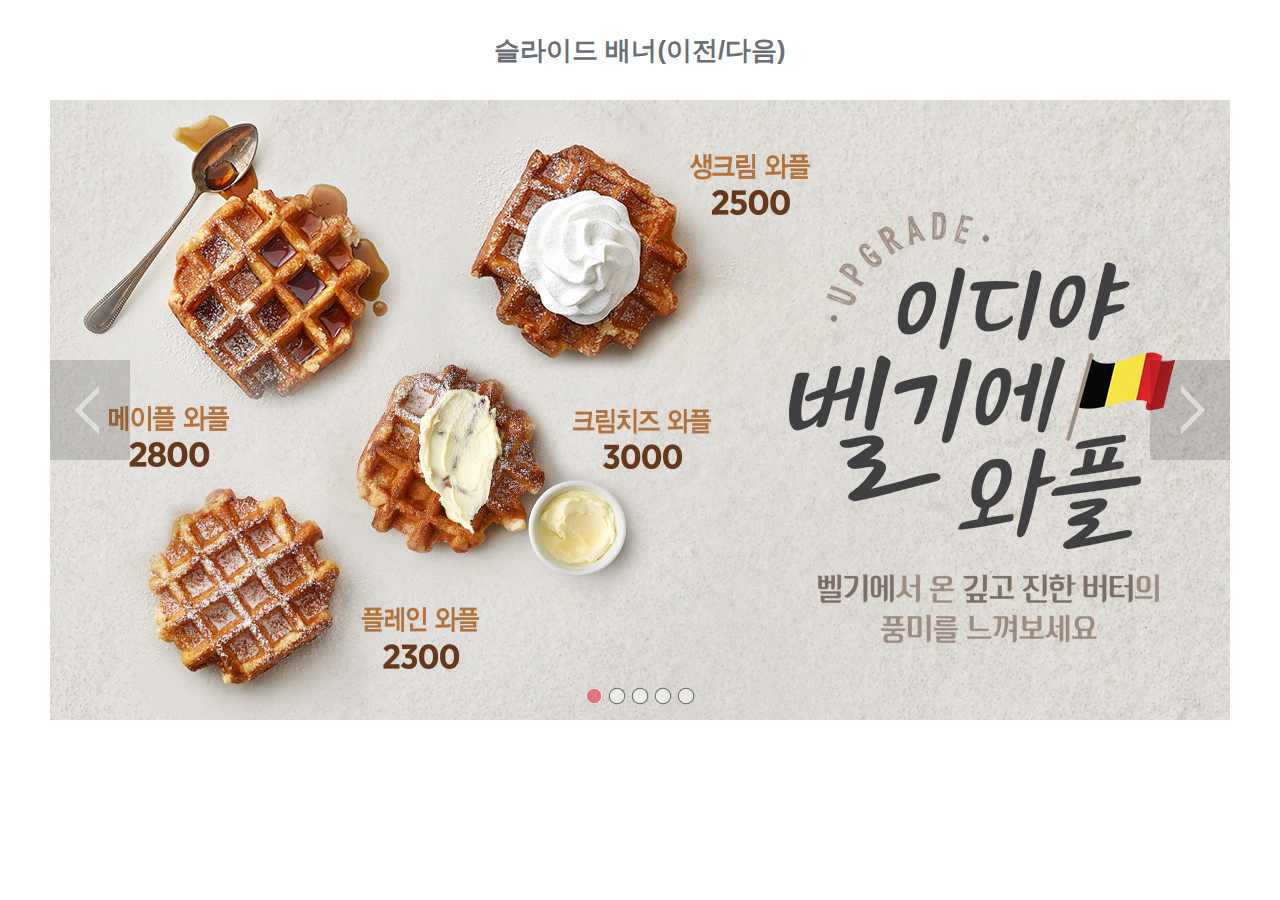
<file: works/pofol-slides/slide02/index.html>
<!doctype html>
<html lang="ko">

<head>
	<meta charset="UTF-8" />
	<title>슬라이드 배너</title>
	<link rel="stylesheet" href="css/reset.css" />
	<link rel="stylesheet" href="css/style.css" />
	<script src="./js/jquery-1.12.3.js"></script>
	<script src="./js/jquery.easing.min.js"></script>
	<script src="./js/function.js"></script>
</head>

<body>

	<div id="wrap">
		<h1>슬라이드 배너(이전/다음)</h1>
		<div class="slides">

			<ul class="slides-container">
				<li><a href="#">벨기에 와플의 풍미를 느껴보세요</a></li>
				<li><a href="#">라떼 텀블러 33,000원</a></li>
				<li><a href="#">어피치 블러썸 라떼, 라떼티</a></li>
				<li><a href="#">이디야 멤버스 이벤트</a></li>
				<li><a href="#">이디야 메이트 희망기금</a></li>
			</ul>

			<ol class="slides-pagination">
				<li class="on"><a href="#">와플</a></li>
				<li><a href="#">텀블러</a></li>
				<li><a href="#">블러썸</a></li>
				<li><a href="#">이벤트</a></li>
				<li><a href="#">희망기금</a></li>
			</ol>

			<a href="#" class="prev">이전</a>
			<a href="#" class="next">다음</a>

		</div>
	</div>
</body>

</html>
</file>
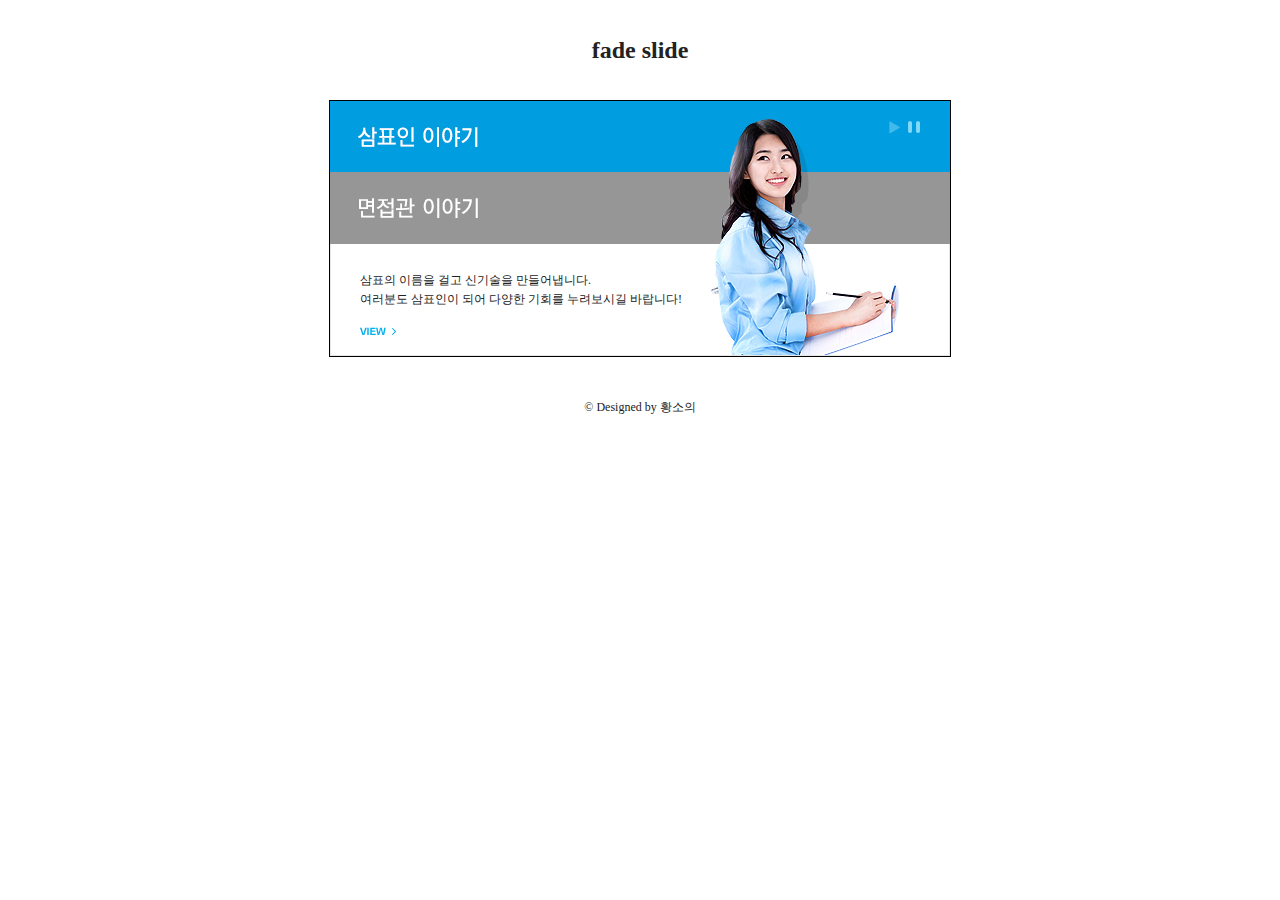
<file: works/pofol-slides/slide03/index.html>
<!DOCTYPE html>
<html lang="ko">

<head>
    <meta charset="UTF-8">
    <meta name="viewport" content="width=device-width, initial-scale=1.0">
    <title>삼표 페이드 슬라이드</title>
    <link rel="stylesheet" href="./css/reset.css">
    <link rel="stylesheet" href="./css/style.css">
    <script src="./js/jquery.min.js"></script>
    <script src="./js/javascript.js"></script>
</head>

<body>
    <div id="wrap">
        <h1 class="text-center">fade slide</h1>

        <section class="story">
            <ul class="story-container">
                <li>
                    <h2 class="sr-only">삼표인 이야기</h2>
                    <a href="#" class="go-story">면접관 이야기 바로가기</a>
                    <p>
                        삼표의 이름을 걸고 신기술을 만들어냅니다. <br />
                        여러분도 삼표인이 되어 다양한 기회를 누려보시길 바랍니다!
                    </p>
                    <a href="#" class="view">view</a>
                </li>
                <li>
                    <h2 class="sr-only">면접관 이야기</h2>
                    <a href="#" class="go-story">삼표인 이야기 바로가기</a>
                    <p>
                        한결같은 열정으로 꿈을 이룹니다. 삼표인이 되고자 하시는 <br />
                        분들에게 당부하고 싶은 이야기를 전해 드립니다.
                    </p>
                    <a href="#" class="view">view</a>
                </li>
            </ul>
            <a href="#" class="story-play on">자동재생</a>
            <a href="#" class="story-pause">재생멈춤</a>
        </section>

        <address class="text-center">&copy; Designed by 황소의</address>
    </div>
</body>

</html>
</file>
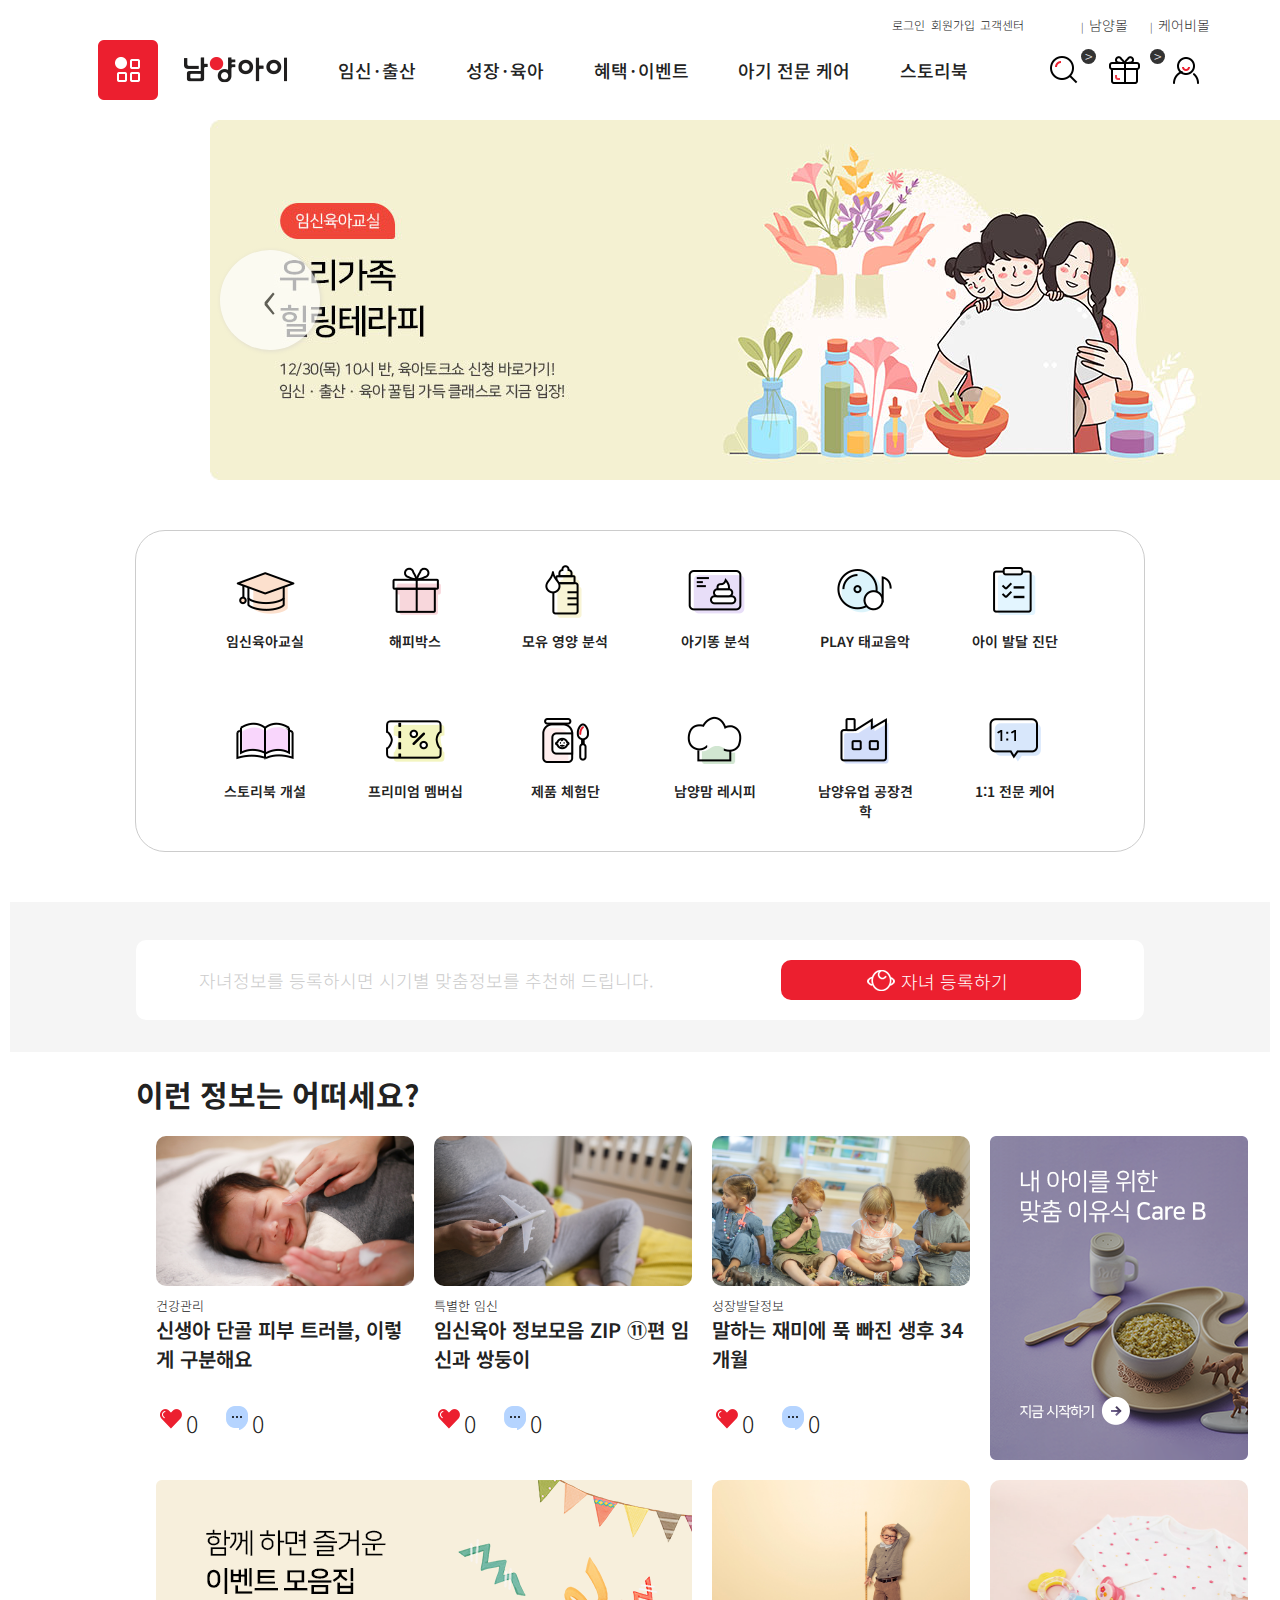
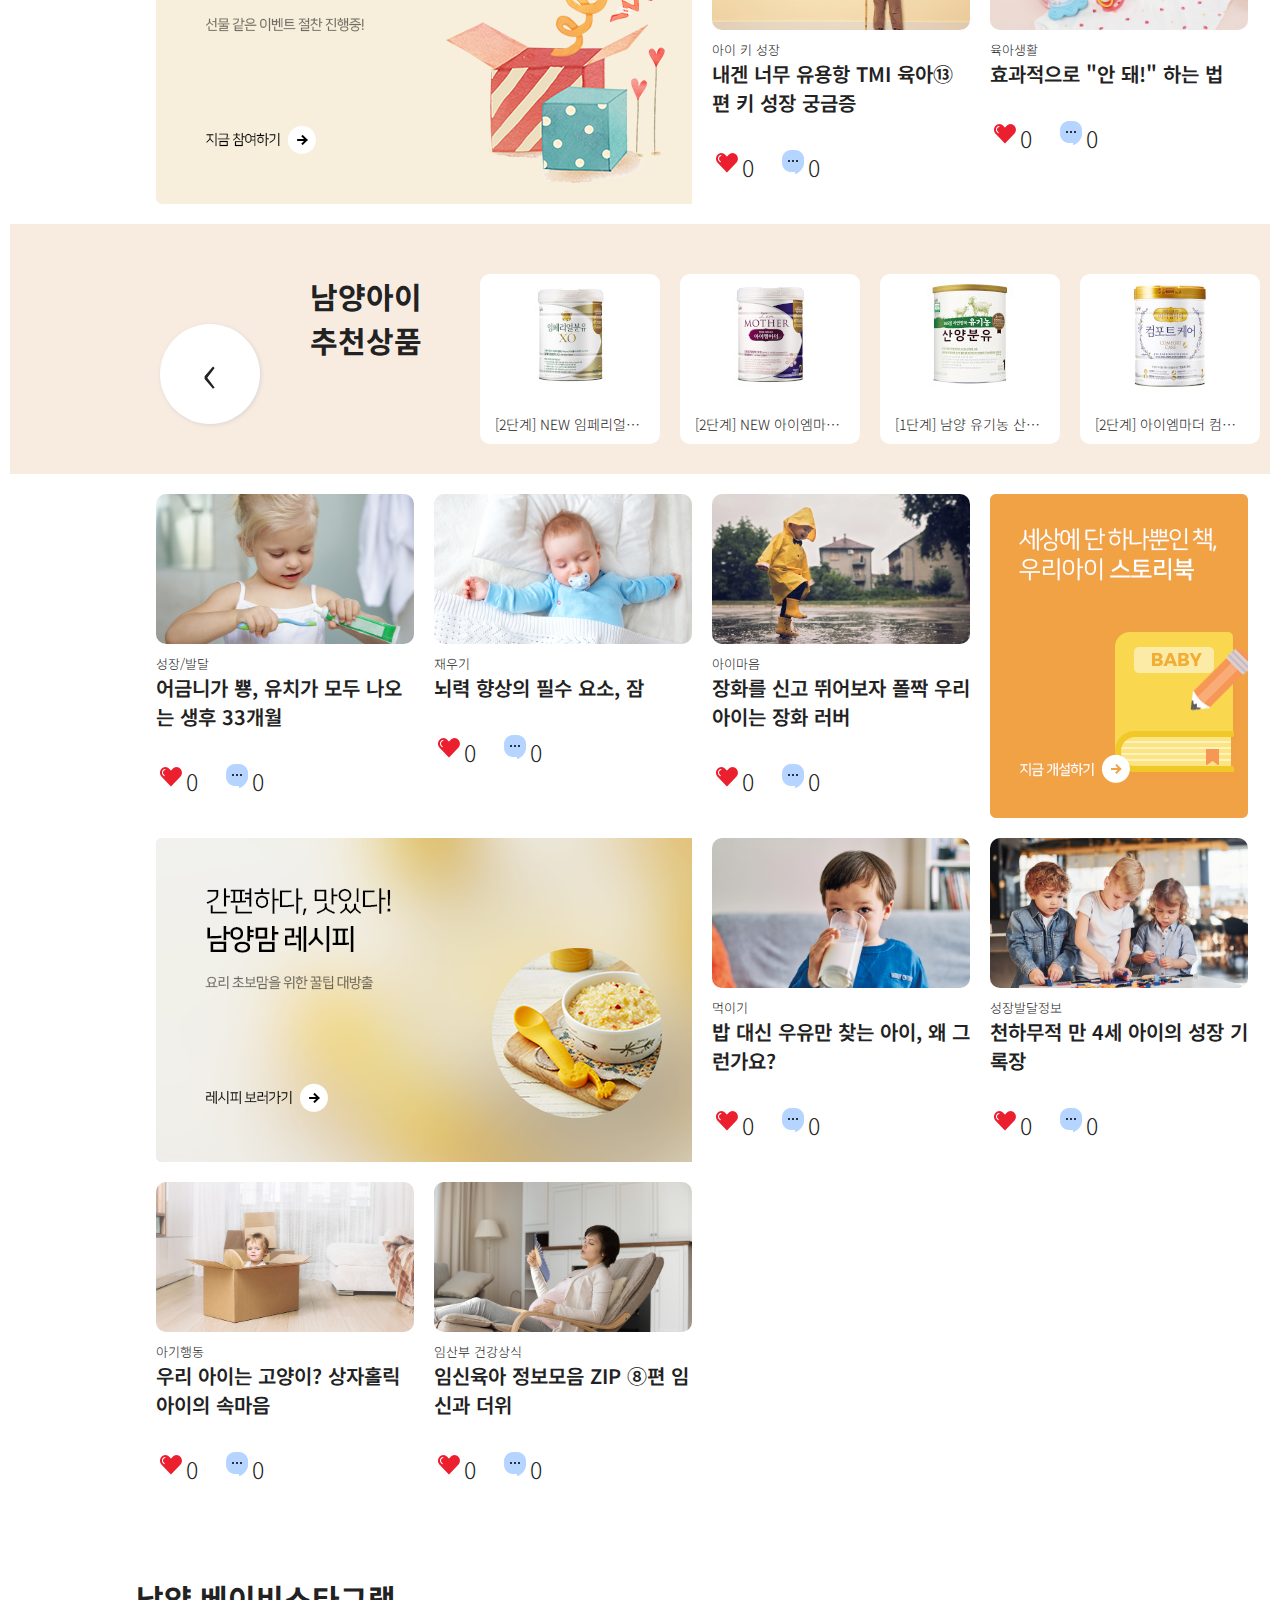
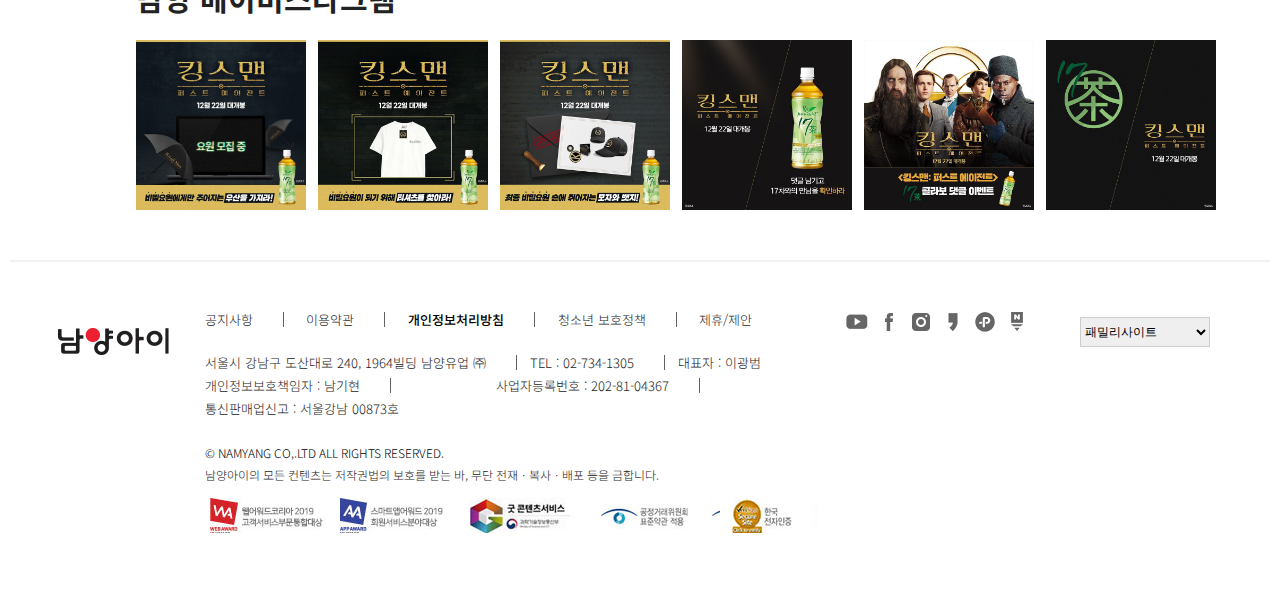
<file: works/porfol-project/남양아이/index.html>
<!DOCTYPE html>
<html lang="ko">

<head>
  <meta charset="UTF-8">
  <title>남양케어</title>
  <link rel="stylesheet" href="./css/reset.css">
  <link rel="stylesheet" href="./css/style.css">
  <script src="./js/jquery.min.js"></script>
  <script src="./js/jquery.easing.min.js"></script>
  <script src="./js/function.js"></script>
</head>

<body>
  <div id="wrap">
    <header>
      <!-- 오른쪽 위 로그인 사이드 -->
      <div class="upperside">
        <ol>
          <li class="info">
            <ul>
              <li><a href="#">로그인</a></li>
              <li><a href="#">회원가입</a></li>
              <li><a href="#">고객센터</a></li>
            </ul>
          </li>
          <li class="mall">
            <ul>
              <li><a href="#">남양몰</a></li>
              <li><a href="#">케어비몰</a></li>
            </ul>
          </li>
        </ol>
      </div>
      <!-- 메뉴네비게이션 -->
      <div class="menu">
        <ul class="logo">
          <li><a href="#">logo_pic</a></li>
          <li><a href="#">logo_pic</a></li>
        </ul>
        <nav>

          <ol class="gnb">

            <li>
              <a href="#">임신&middot;출산</a>
            </li>
            <li>
              <a href="#">성장&middot;육아</a>

            </li>
            <li>
              <a href="#">혜택&middot;이벤트</a>
            </li>
            <li>
              <a href="#">아기 전문 케어</a>
            </li>
            <li>
              <a href="#">스토리북</a>
            </li>
          </ol>
        </nav>
        <div class="lnb">
          <!-- 몰바로가기 -->
          <div class="bg">
            <span class="pic"><a href="#">남양몰 프리미엄 멤버십</a></span>
            <div class="text"><a href="#">남양몰 <br />프리미엄멤버십</a></div>
            <div class="btn"><a href="#">자세히보기</a></div>
          </div>

          <!-- 서브메뉴박스 -->
          <div class="submenu_container">
            <ul class="lnb">
              <li><a href="#">임신준비</a></li>
              <li><a href="#">임신 중</a></li>
              <li><a href="#">출산</a></li>
              <li><a href="#">임산부 건강백서</a></li>
              <li><a href="#">아이맞이 계산기</a></li>
              <li><a href="#">PLAY 태교음악</a></li>
              <li><a href="#">우리아기 태명자랑</a></li>
              <li><a href="#">280일의 기록</a></li>
            </ul>
            <ul class="lnb">
              <li><a href="#">성장/건강</a></li>
              <li><a href="#">놀이/교육</a></li>
              <li><a href="#">남양맘 레시피</a></li>
              <li><a href="#">함께 키우는 아이</a></li>
            </ul>

            <ul class="lnb">
              <li><a href="#">남양아이 회원혜택</a></li>
              <li><a href="#">프리미엄 멤버십</a></li>
              <li><a href="#">임신육아교실</a></li>
              <li><a href="#">해피박스</a></li>
              <li><a href="#">이벤트</a></li>
              <li><a href="#">제품 체험단</a></li>
              <li><a href="#">당첨자 발표</a></li>
              <li><a href="#">남양유업 공장견학</a></li>
            </ul>

            <ul class="lnb">
              <li><a href="#">모유 리서치센터</a></li>
              <li><a href="#">모유 영양 분석</a></li>
              <li><a href="#">아기똥 분석</a></li>
              <li><a href="#">성장발달클리닉</a></li>
              <li><a href="#">의료기관 찾기</a></li>
              <li><a href="#">아이캠 서비스</a></li>
              <li><a href="#">미아방지 알림솔루션</a></li>
              <li><a href="#">1:1 전문 케어</a></li>
            </ul>

            <ul class="lnb">
              <li><a href="#">스토리북 소개/개설</a></li>
              <li><a href="#">나의 스토리북</a></li>
              <li><a href="#">공개 스토리북</a></li>
              <li><a href="#">100일 연속스토리</a></li>
              <li><a href="#">스토리북 출판가이드</a></li>
              <li><a href="#">스토리북 출판후기</a></li>
              <li><a href="#">이웃 스토리북 찾기</a></li>
            </ul>


          </div>


        </div>

        <!-- icon -->
        <ol class="icon_view">
          <li><a href="#">search</a></li>
          <li><a href="#">gift</a></li>
          <li><a href="#">mypage</a></li>
        </ol>
      </div>
      <!-- 배너 사진 -->
      <div class="container">
        <ol class="slides_container">
          <li><a href="#">가족테라피</a></li>
          <li><a href="#">체험단 2기</a></li>
          <li><a href="#">모유영양성분분석</a></li>
          <li><a href="#">회원혜택</a></li>
          <li><a href="#">아이캠페인</a></li>
        </ol>
        <span class="btn"><a href="#"> &lsaquo; </a></span>
      </div>
      <!-- 바로가기 아이콘 -->
      <div class="iconbox">
        <ul class="box">
          <li>
            <a href="#">임신육아교실</a>
            <p><a href="#">임신육아교실</a></p>
          </li>
          <li><a href="#">해피박스</a>
            <p><a href="#">해피박스</a></p>
          </li>
          <li><a href="#">모유 영양 분석</a>
            <p><a href="#">모유 영양 분석</a></p>
          </li>
          <li><a href="#">아기똥 분석</a>
            <p><a href="#">아기똥 분석</a></p>
          </li>
          <li><a href="#">play 태교음악</a>
            <p><a href="#">PLAY 태교음악</a></p>
          </li>
          <li><a href="#">아이 발달 진단</a>
            <p><a href="#">아이 발달 진단</a></p>
          </li>
          <li><a href="#">스토리북 개설</a>
            <p><a href="#">스토리북 개설</a></p>
          </li>
          <li><a href="#">프리미엄 멤버십</a>
            <p><a href="#">프리미엄 멤버십</a></p>
          </li>
          <li><a href="#">제품 체험단</a>
            <p><a href="#">제품 체험단</a></p>
          </li>
          <li><a href="#">남양맘 레시피</a>
            <p><a href="#">남양맘 레시피</a></p>
          </li>
          <li><a href="#">남야유업 공장견학</a>
            <p><a href="#">남양유업 공장견학</a></p>
          </li>
          <li><a href="#">1:1 전문 케어</a>
            <p><a href="#">1:1 전문 케어</a></p>
          </li>
        </ul>
      </div>
    </header>

    <section>
      <!-- 자녀등록하기 -->
      <div class="register">
        <ol class="container">
          <li>자녀정보를 등록하시면 시기별 맞춤정보를 추천해 드립니다.</li>
          <li class="register_btn">
            <span><a href="#"><img src="./images/register.png" alt="자녀등록아이콘"></a></span>
            <span class="text"><a href="#">자녀 등록하기</a></span>
          </li>
        </ol>
      </div>
      <!-- 정보01 site -->
      <article class="info">
        <h2>이런 정보는 어떠세요?</h2>
        <ul class="container">
          <li>
            <span class="pic"><a href="#">신생아 피부 트러블</a></span>
            <dl>
              <dt>건강관리</dt>
              <dd><a href="#">신생아 단골 피부 트러블, 이렇게 구분해요</a>
              </dd>
            </dl>
            <div class="likebox">
              <span class="like">0</span>
              <span class="balloon">0</span>
            </div>
          </li>
          <li>
            <span class="pic"><a href="#">임신육아 정보모음</a></span>
            <dl>
              <dt>특별한 임신</dt>
              <dd><a href="#">임신육아 정보모음 ZIP ⑪편 임신과 쌍둥이</a>
              </dd>
            </dl>
            <div class="likebox">
              <span class="like">0</span>
              <span class="balloon">0</span>
            </div>
          </li>
          <li>
            <span class="pic"><a href="#">생후34개월</a></span>
            <dl>
              <dt>성장발달정보</dt>
              <dd><a href="#">말하는 재미에 푹 빠진 생후 34개월</a>
              </dd>
            </dl>
            <div class="likebox">
              <span class="like">0</span>
              <span class="balloon">0</span>
            </div>
          </li>
          <li class="infoclick">
            <a href="#"></a>
          </li>
          <li class="infoclick">
            <a href="#"></a>
          </li>
          <li>
            <span class="pic"><a href="#">아이 키 성장</a></span>
            <dl>
              <dt>아이 키 성장</dt>
              <dd><a href="#">내겐 너무 유용항 TMI 육아⑬편 키 성장 궁금증</a>
              </dd>
            </dl>
            <div class="likebox">
              <span class="like">0</span>
              <span class="balloon">0</span>
            </div>
          </li>
          <li>
            <span class="pic"><a href="#">육아생활</a></span>
            <dl>
              <dt>육아생활</dt>
              <dd><a href="#">효과적으로 "안 돼!" 하는 법</a>
              </dd>
            </dl>
            <div class="likebox">
              <span class="like">0</span>
              <span class="balloon">0</span>
            </div>
          </li>
        </ul>


      </article>
      <!-- 추천상품 -->
      <article class="product">
        <h2>남양아이 추천상품</h2>
        <div class="slides">
          <ol class="slides_container">
            <li>
              <span class="pic"><a href="#">임페리얼분유</a>
              </span>
              <div class="txt"><a href="#">[2단계] NEW 임페리얼분유XO 2단계 800g*3캔</a></div>
            </li>
            <li>
              <span class="pic"><a href="#">아이엠마더</a>
              </span>
              <div class="txt"><a href="#">[2단계] NEW 아이엠마더 2단계 800g*3캔</a></div>
            </li>
            <li>
              <span class="pic"><a href="#">산양분유</a>
              </span>
              <div class="txt"><a href="#">[1단계] 남양 유기농 산양분유 1단계 800g*3캔</a></div>
            </li>
            <li>
              <span class="pic"><a href="#">아이엠마더 컴포트케어</a>
              </span>
              <div class="txt"><a href="#">[2단계] 아이엠마더 컴포트케어 2단계 800g*3캔</a></div>
            </li>
            <li>
              <span class="pic"><a href="#">임페리얼분유XO 스틱</a>
              </span>
              <div class="txt"><a href="#">[3단계 스틱] NEW 임페리얼분유XO 스틱3단계 (14g*20입)*3박스</a></div>
            </li>
            <li>
              <span class="pic"><a href="#">아이엠마더 스틱</a>
              </span>
              <div class="txt"><a href="#">[1단계 스틱] NEW 아이엠마더 스틱1단계 (14g*20입)*3박스</a></div>
            </li>
            <li>
              <span class="pic"><a href="#">아이꼬야 맘스쿠킹</a>
              </span>
              <div class="txt"><a href="#">아이꼬야 맘스쿠킹 이유식 닭가슴살과 채소 (6개월부터) 100g*10입</a></div>
            </li>
            <li>
              <span class="pic"><a href="#">5~6개월 세트</a>
              </span>
              <div class="txt"><a href="#">[초기2]5~6개월 1세트당 2팩x7세트</a></div>
            </li>
            <li>
              <span class="pic"><a href="#">7~8개월 세트</a>
              </span>
              <div class="txt"><a href="#">[중기1]7~8개월 1세트당 2팩x7세트</a></div>
            </li>
            <li>
              <span class="pic"><a href="#">9~10개월 세트</a>
              </span>
              <div class="txt"><a href="#">[후기1]9~10개월 1세트당 2팩x7세트</a></div>
            </li>
          </ol>

        </div>

        <span class="btn"><a href="#"> &lsaquo; </a></span>


      </article>
      <!-- 정보02 site -->
      <article class="info2">
        <h2 class="sr-only">이런 정보는 어떠세요?</h2>
        <ul class="container">
          <li>
            <span class="pic"><a href="#">성장/발달</a></span>
            <dl>
              <dt>성장/발달</dt>
              <dd><a href="#">어금니가 뿅, 유치가 모두 나오는 생후 33개월</a>
              </dd>
            </dl>
            <div class="likebox">
              <span class="like">0</span>
              <span class="balloon">0</span>
            </div>
          </li>
          <li>
            <span class="pic"><a href="#">재우기</a></span>
            <dl>
              <dt>재우기</dt>
              <dd><a href="#">뇌력 향상의 필수 요소, 잠</a>
              </dd>
            </dl>
            <div class="likebox">
              <span class="like">0</span>
              <span class="balloon">0</span>
            </div>
          </li>
          <li>
            <span class="pic"><a href="#">아이마음</a></span>
            <dl>
              <dt>아이마음</dt>
              <dd><a href="#">장화를 신고 뛰어보자 폴짝 우리 아이는 장화 러버</a>
              </dd>
            </dl>
            <div class="likebox">
              <span class="like">0</span>
              <span class="balloon">0</span>
            </div>
          </li>
          <li class="infoclick">
            <a href="#">story book</a>
          </li>
          <li class="infoclick">
            <a href="#">recipe</a>
          </li>
          <li>
            <span class="pic"><a href="#">먹이기</a></span>
            <dl>
              <dt>먹이기</dt>
              <dd><a href="#">밥 대신 우유만 찾는 아이, 왜 그런가요?</a>
              </dd>
            </dl>
            <div class="likebox">
              <span class="like">0</span>
              <span class="balloon">0</span>
            </div>
          </li>
          <li>
            <span class="pic"><a href="#">성장발달정보</a></span>
            <dl>
              <dt>성장발달정보</dt>
              <dd><a href="#">천하무적 만 4세 아이의 성장 기록장</a>
              </dd>
            </dl>
            <div class="likebox">
              <span class="like">0</span>
              <span class="balloon">0</span>
            </div>
          </li>
          <li>
            <span class="pic"><a href="#">아기행동</a></span>
            <dl>
              <dt>아기행동</dt>
              <dd><a href="#">우리 아이는 고양이? 상자홀릭 아이의 속마음</a>
              </dd>
            </dl>
            <div class="likebox">
              <span class="like">0</span>
              <span class="balloon">0</span>
            </div>
          </li>
          <li>
            <span class="pic"><a href="#">임산부 건강상식</a></span>
            <dl>
              <dt>임산부 건강상식</dt>
              <dd><a href="#">임신육아 정보모음 ZIP ⑧편 임신과 더위</a>
              </dd>
            </dl>
            <div class="likebox">
              <span class="like">0</span>
              <span class="balloon">0</span>
            </div>
          </li>
          <li class="infoclick">
            <div class="video-container">
              <iframe width="536" height="300" src="https://www.youtube.com/embed/L7hpnSx3Vgw"
                title="YouTube video player" frameborder="0"
                allow="accelerometer; autoplay; clipboard-write; encrypted-media; gyroscope; picture-in-picture"
                allowfullscreen></iframe>
            </div>
          </li>
        </ul>


      </article>
      <!-- 베이비스타그램 -->
      <article class="babygram">
        <h2>남양 베이비스타그램</h2>

        <div class="container">
          <ul class="list">
            <li><a href="https://www.instagram.com/p/CXua3wfv-Gx/" target="_blank">우산을가져라</a></li>
            <li><a href="https://www.instagram.com/p/CXuawTTvbqD/" target="_blank">티셔츠를 찾아라</a></li>
            <li><a href="https://www.instagram.com/p/CXuapWyvPzy/" target="_blank">모자와 뱃지</a></li>
            <li><a href="https://www.instagram.com/p/CXr6vuEP0tp//" target="_blank">댓글이벤트</a></li>
            <li><a href="https://www.instagram.com/p/CXr6t8OPDbJ/" target="_blank">킹스맨_17차 댓글 이벤트</a></li>
            <li><a href="https://www.instagram.com/p/CXr6t8OPDbJ/" target="_blank">킹스맨 12.22일 대개봉</a></li>
          </ul>
        </div>

      </article>
    </section>

    <footer>
      <div class="container">
        <!-- 로고 -->
        <span class="logo">남양아이</span>

        <div class="address">
          <!-- 공지사항/공식정책 -->
          <ol class="policy">
            <li><a href="https://baby.namyangi.com/customer/notice" target="_blank">공지사항</a></li>
            <li><a href="https://onepass.namyangi.com/notice/terms/mall" target="_blank">이용약관</a></li>
            <li class="on"><a href="https://onepass.namyangi.com/notice/protect/individual" target="_blank">개인정보처리방침</a>
            </li>
            <li><a href="https://onepass.namyangi.com/notice/protect/youth" target="_blank">청소년 보호정책</a></li>
            <li><a href="https://baby.namyangi.com/main/exclude/proposal" target="_blank">제휴/제안</a></li>
          </ol>
          <!-- 주소 -->
          <ul class="addre">
            <li>서울시 강남구 도산대로 240, 1964빌딩 남양유업 ㈜</li>
            <li>TEL : 02-734-1305</li>
            <li>대표자 : 이광범</li>
            <li>개인정보보호책임자 : 남기현</li>
            <li>사업자등록번호 : 202-81-04367</li>
            <li>통신판매업신고 : 서울강남 00873호</li>
          </ul>
          <!-- 저작권 -->
          <ol class="copyright">
            <li>&copy; NAMYANG CO,.LTD ALL RIGHTS RESERVED.</li>
            <li>
              남양아이의 모든 컨텐츠는 저작권법의 보호를 받는 바, 무단 전재ㆍ복사ㆍ배포 등을 금합니다.
            </li>
          </ol>
          <!-- 상장 -->
          <ol class="award">
            <li>웹어워드코리아</li>
            <li>스마트앱어워드</li>
            <li>굿 콘텐츠 서비스</li>
            <li>공정거래위원회 표준약관 적용</li>
            <li>한국전자인증</li>
          </ol>
        </div>
        <!-- SNS -->
        <div class="icon">
          <ul class="ico_container">
            <li><a href="https://www.youtube.com/channel/UCMcV5m-vTyZ_yc2qBeYbcqg" target="_blank">youtube</a></li>
            <li><a href="https://ko-kr.facebook.com/namyangtown/" target="_blank">facebook</a></li>
            <li><a href="https://www.instagram.com/namyang.today/" target="_blank">instargram</a></li>
            <li><a href="https://story.kakao.com/ch/namyang" target="_blank">kakaostory</a></li>
            <li><a href="https://pf.kakao.com/_ZtXxaj" target="_blank">kakaochannel</a></li>
            <li><a href="https://m.post.naver.com/my.naver?memberNo=30483442" target="_blank">네이버포스터</a></li>
          </ul>
        </div>
        <!-- 패밀리사이트 -->
        <div class="select">
          <form action="./index.html">
            <fieldset>
              <legend>사이트</legend>
              <select name="familysite">
                <option value="familysite">패밀리사이트</option>
                <option value="http://company.namyangi.com">남양유업</option>
                <option value="https://shopping.namyangi.com/main/main">남양몰</option>
                <option value="https://careb.namyangi.com/main/main?attendDpYn=Y">케어비몰</option>
                <option value="http://www.iggoya.co.kr/index.asp">아이꼬야</option>
              </select>

            </fieldset>
          </form>
        </div>

      </div>

    </footer>


  </div>

</body>

</html>
</file>
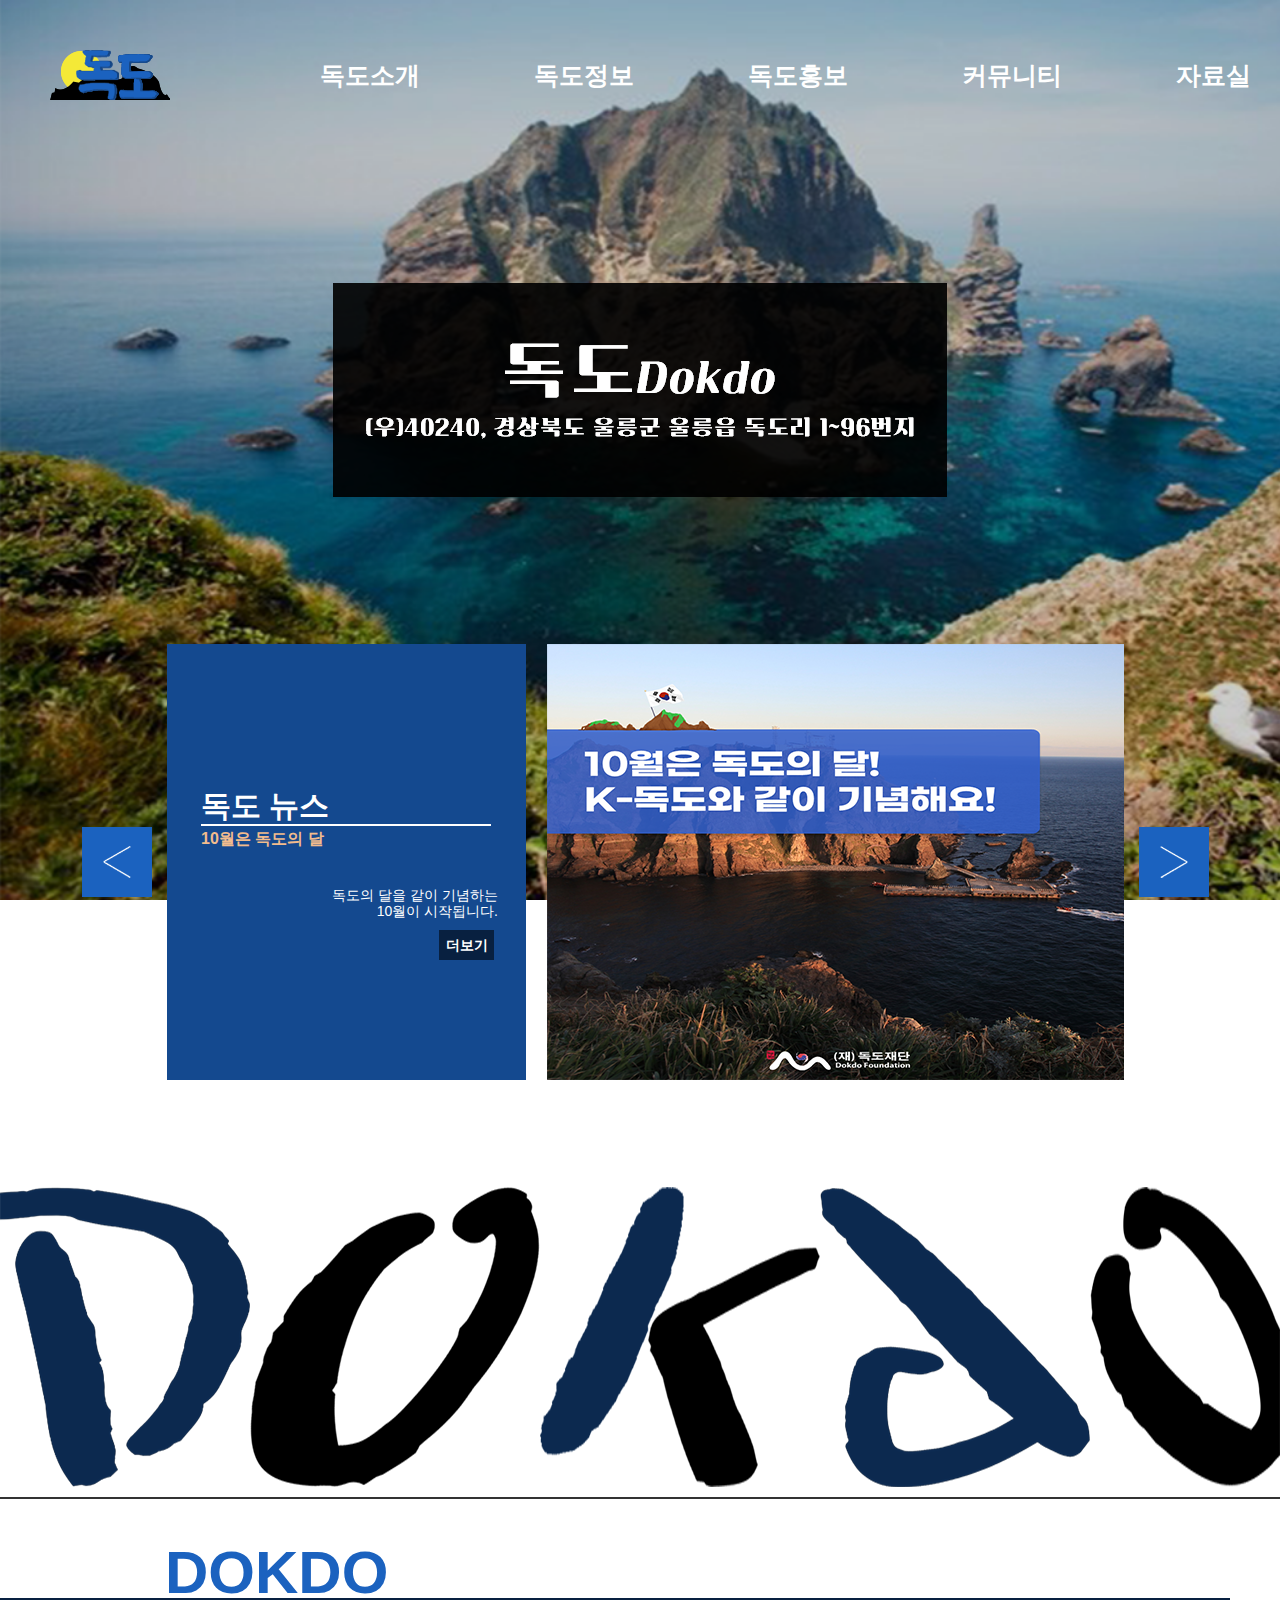
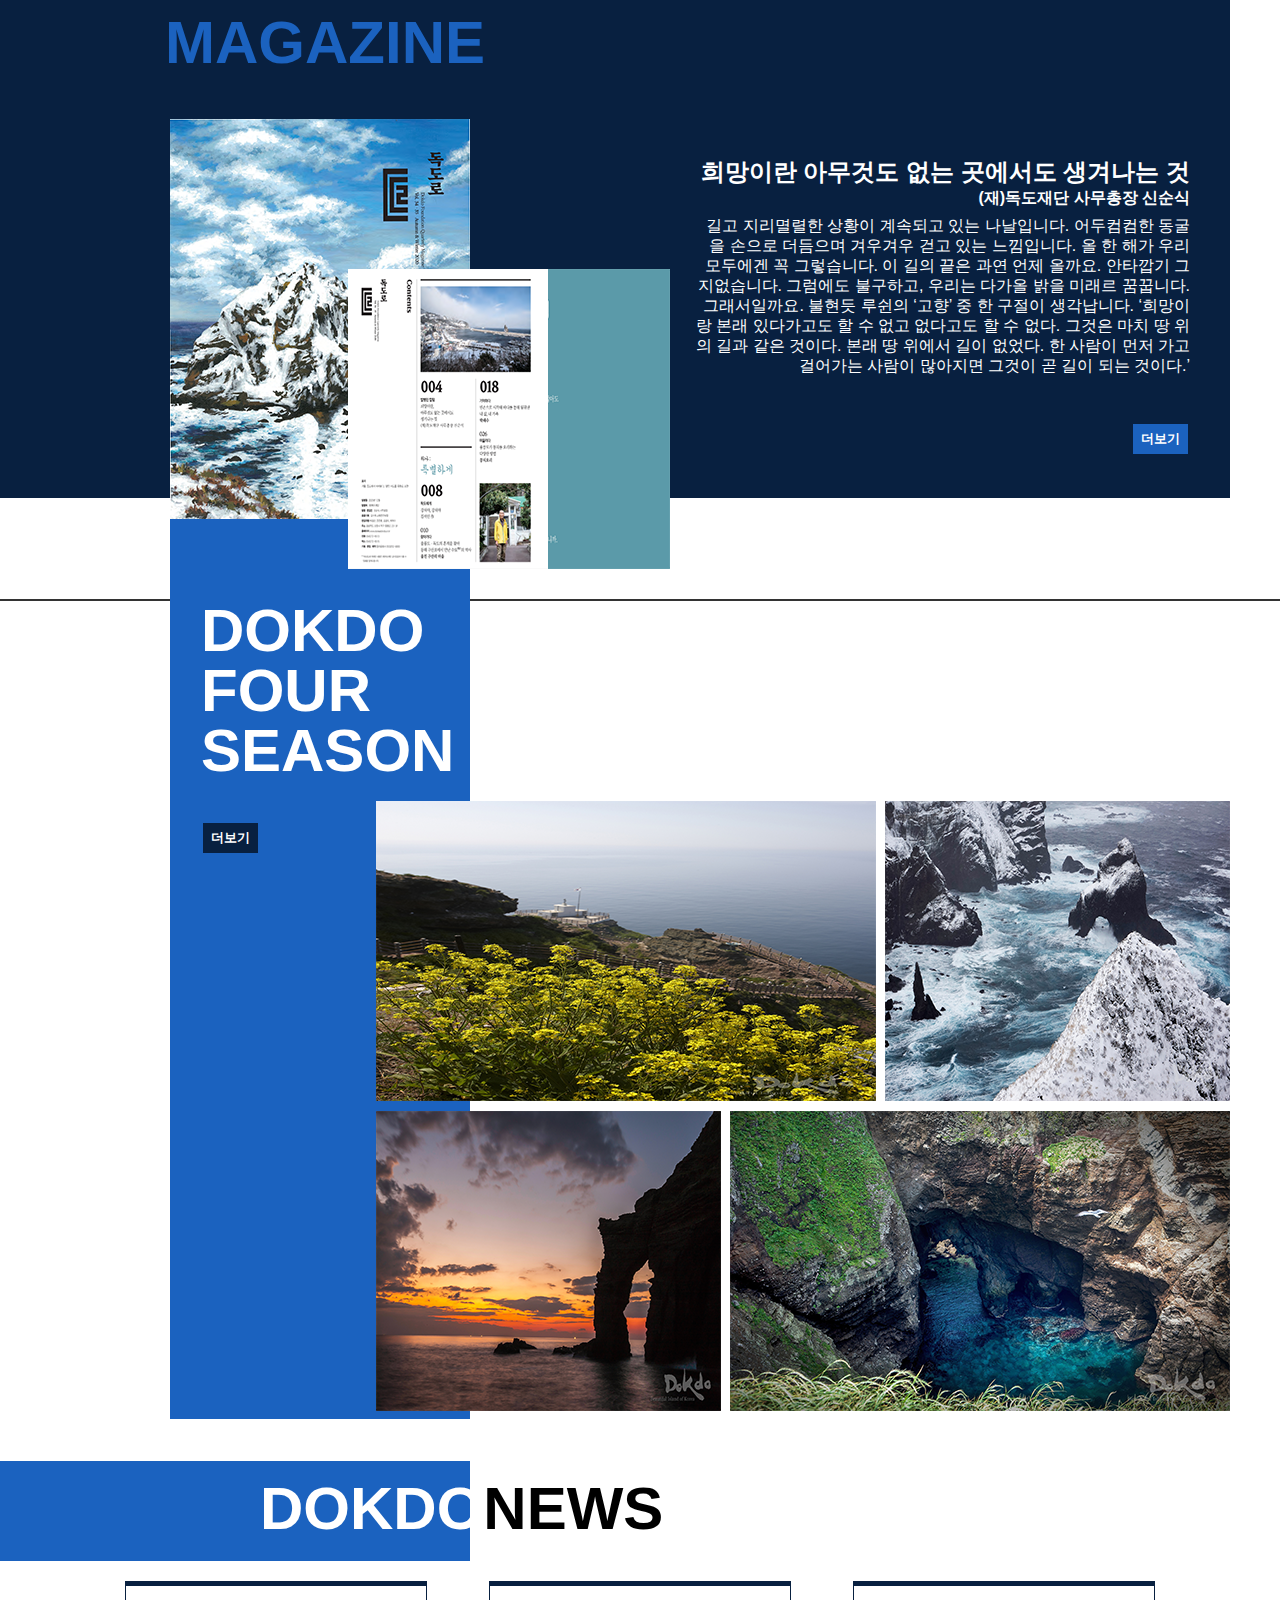
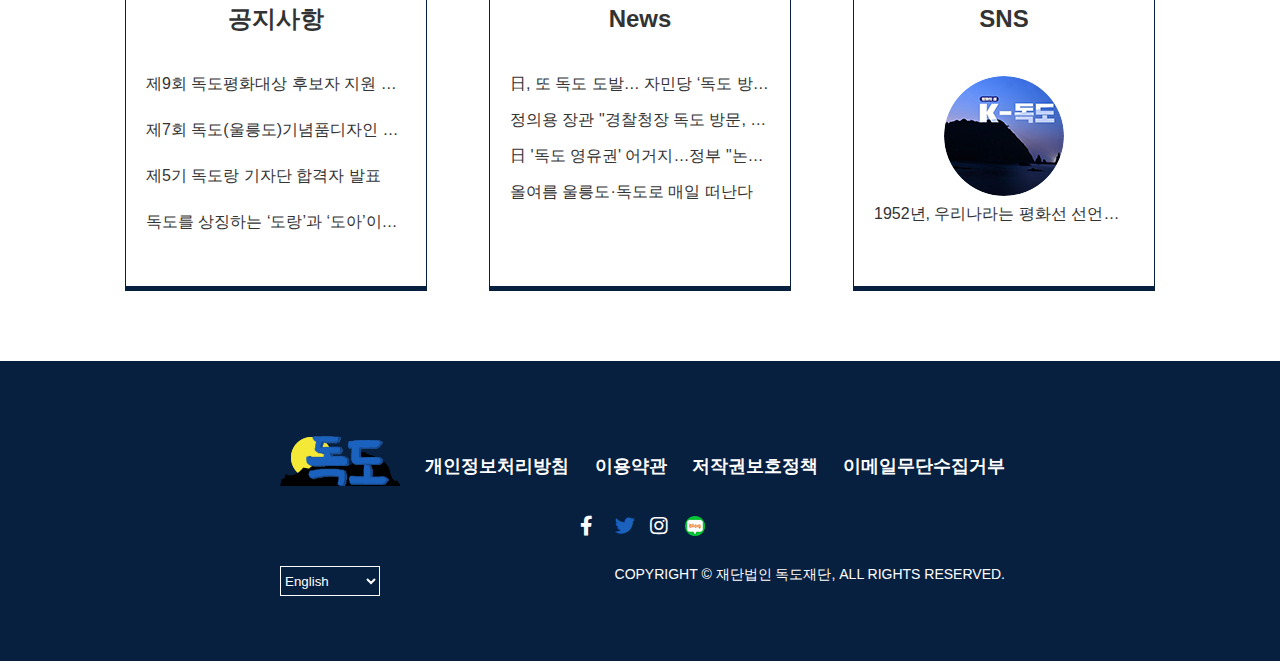
<file: works/porfol-project/독도사이트/index.html>
<!DOCTYPE html>
<html lang="ko">

<head>
  <meta charset="UTF-8">
  <title>Dokdo</title>
  <link rel="stylesheet" href="./css/reset.css">
  <link rel="stylesheet" href="./css/style.css">
  <link rel="stylesheet" href="https://use.fontawesome.com/releases/v5.3.1/css/all.css">
  <script src="./js/jquery-1.12.4.min.js"></script>
  <script src="./js/jquery.easing.min.js"></script>
  <script src="./js/function.js"></script>
</head>

<body>
  <div id="wrap">
    <header>
      <div class="main">
        <h1 class="logo"><a href="#"><img src="./images/logo01.png" alt="#"></a></h1>
        <nav>
          <ul class="gnb">
            <li><a href="#">독도소개</a></li>
            <li><a href="#">독도정보</a></li>
            <li><a href="#">독도홍보</a></li>
            <li><a href="#">커뮤니티</a></li>
            <li><a href="#">자료실</a></li>
          </ul>
        </nav>
        <span class="dokdo_addre"><img src="./images/메인독도.png" alt=""></span>
      </div>

      <div class="banner">
        <ol>
          <li>
            <ul class="s_cont">
              <li class="tit"><a href="#">독도 이모티콘</a></li>
              <li>도랑이와 도아, 귀여운 독도 지킴이</li>
              <li>독도를 상징하는 <br /> '도랑'과 '도아'이모티콘 무료 배포</li>
              <li class="button">
                <a href="#">더보기</a>
              </li>
            </ul>

            <ul class="s_cont">
              <li class="tit"><a href="#">독도 공모전</a></li>
              <li>대한민국의 보물섬 독도, 우리가 지킨다.</li>
              <li>제7회 독도기념품, 디자인공모전 <br />입상작을 소개합니다.</li>
              <li class="button">
                <a href="#">더보기</a>
              </li>
            </ul>


            <ul class="s_cont">
              <li class="tit"><a href="#">독도 뉴스</a></li>
              <li>10월은 독도의 달</li>
              <li>독도의 달을 같이 기념하는 <br /> 10월이 시작됩니다.</li>
              <li class="button">
                <a href="#">더보기</a>
              </li>
            </ul>


          </li>


          <li>
            <ul class="pic">
              <li><a href="#">사진01</a></li>
              <li><a href="#">사진02</a></li>
              <li><a href="#">사진03</a></li>
            </ul>
          </li>

        </ol>

        <p class="prev"><a href="#">이전버튼</a></p>
        <p class="next"><a href="#">다음버튼</a></p>

      </div>
    </header>

    <section>
      <article class="add">
        <div class="box_3">
          <ul>
            <li>
              <a href="#">
                <img src="./images/D.png" alt="D">
              </a>
              <div>
                <h2>
                  독도 표기
                </h2>
                <ol class="cont">
                  <li class="tit">
                    독도 관련 로마자 및 영문 표기법
                  </li>
                  <li>독도의 로마자 표기는 "Dokdo"를 사용함</li>

                  <li class="tit">
                    동도와 서도의 로마자 표기
                  </li>
                  <li>Dongdo, Seodo의 형태로 표기하며, 필요시 Dongdo(East Island), Seodo(West Island) 형태로의 병기를 허용함.</li>
                </ol>
              </div>

            </li>

            <li>
              <a href="#">
                <img src="./images/O.png" alt="O">
              </a>
              <div>
                <h2>
                  구성 및 위치
                </h2>
                <ol class="cont">
                  <li class="tit">
                    구성
                  </li>
                  <li>2개의 큰 섬인 동도와 서도, 그리고 주변의 89개 부속도서로 구성 (총면적:187,554㎡)</li>

                </ol>
              </div>

            </li>

            <li>
              <a href="#">
                <img src="./images/K.png" alt="k">
              </a>
              <div>
                <h2>
                  독도의 명칭
                </h2>
                <ol class="cont">

                  <li class="tit">
                    명칭
                  </li>
                  <li>독도의 명칭은 일찍부터 기록에 오르내린 울릉도와 관련지어 살펴보아야 한다. 본토 유민 들에 의해서 세워진 것으로 추정되는 울릉도의 옛이름인 우산국이 신라에 귀속된 것은
                    6세기 초(512) 였다.</li>


                </ol>
              </div>

            </li>

            <li>
              <a href="#">
                <img src="./images/smallD.png" alt="d">
              </a>
              <div>
                <h2>
                  독도 인구현황
                </h2>
                <ol class="cont">
                  <li class="tit">
                    주민
                  </li>
                  <li>
                    독도의 주민은 고 최종덕씨가 1965년 3월에 최초로 거주했으며, 현재는 김성도·김신열 부부가 주민등록상 거주민으로 거주하고 있다. 이들을 포함하여 2019년 12월 기준으로
                    14명(14세대)이 등록되어 있다.
                  </li>
                  <li class="tit">
                    근무인원
                  </li>
                  <li>독도에 근무하는 인원은 독도경비대원 약 40명, 포항지방해양항만청 소속의 독도 등대관리원 3명, 울릉군청 소속의 독도관리사무소 직원 2명이 있다.</li>


                </ol>
              </div>

            </li>

            <li>
              <a href="#">
                <img src="./images/smallO.png" alt="o">
              </a>
              <div>
                <h2>
                  독도 공시지가
                </h2>
                <ol class="cont">

                  <li>
                    독도는 2000년 7월에 첫 공시지가가 고시된 이후 2005년까지는
                    37필지(울릉군 울릉읍 독도리 산1~37번지)로 고시되었으며,
                    2006년부터는 91개 섬, 101필지, 면적 187,554 m² 로
                    지가가 산정되어 공시되고 있습니다.
                  </li>


                </ol>
              </div>

            </li>
          </ul>

        </div>

      </article>
      <article class="first">
        <div class="box">
          <h1><a href="#">DOKDO MAGAZINE</a></h1>
          <ol class="magazine_pic">
            <li><a href="#">big</a></li>
            <li><a href="#">small01</a></li>
            <li><a href="#">small02</a></li>

          </ol>

          <ul class="txt">
            <li>희망이란 아무것도 없는 곳에서도 생겨나는 것</li>
            <li>(재)독도재단 사무총장 신순식</li>
            <li>
              길고 지리멸렬한 상황이 계속되고 있는 나날입니다.
              어두컴컴한 동굴을 손으로 더듬으며 겨우겨우 걷고 있는 느낌입니다.
              올 한 해가 우리 모두에겐 꼭 그렇습니다. 이 길의 끝은 과연 언제 올까요.
              안타깝기 그지없습니다. 그럼에도 불구하고, 우리는 다가올 밝을 미래르
              꿈꿉니다. 그래서일까요. 불현듯 루쉰의 ‘고향’ 중 한 구절이 생각납니다.
              ‘희망이랑 본래 있다가고도 할 수 없고 없다고도 할 수 없다. 그것은
              마치 땅 위의 길과 같은 것이다. 본래 땅 위에서 길이 없었다. 한 사람이
              먼저 가고 걸어가는 사람이 많아지면 그것이 곧 길이 되는 것이다.’
            </li>
          </ul>

          <p class="button">
            <a href="#">더보기 </a>
          </p>

          <span>배경</span>

        </div>
      </article>

      <article class="second">
        <div class="box_2">

          <h1><a href="#"> DOKDO FOUR SEASON</a>
          </h1>
          <p class="button"><a href="#">더보기</a> </p>
          <ul class="pic">
            <li>
              <ol>
                <li class="big"><a href="#">
                    <p>봄</p>
                  </a></li>
                <li class="small"><a href="#">
                    <p>겨울</p>
                  </a></li>
              </ol>
            </li>
            <li>
              <ol>
                <li class="small"><a href="#">
                    <p>가을</p>
                  </a></li>
                <li class="big"><a href="#">
                    <p>여름</p>
                  </a></li>
              </ol>
            </li>

          </ul>
        </div>


      </article>

      <article class="third">
        <div class="box_3">
          <span class="bg_box">
          </span>
          <h2><a href="#">DOKDO<span>NEWS</span></a></h2>


          <div class="infomation_box">
            <ul class="gnb">
              <li>
                <ol class="lnb">
                  <li class="tit"><a href="#">공지사항</a></li>
                  <li class="cont"><a href="#">제9회 독도평화대상 후보자 지원 공고</a></li>
                  <li class="date"><a href="#">2021-09-02</a></li>
                  <li class="cont"><a href="#">제7회 독도(울릉도)기념품디자인 공..</a></li>
                  <li class="date"><a href="#">2021-07-29</a></li>
                  <li class="cont"><a href="#">제5기 독도랑 기자단 합격자 발표</a></li>
                  <li class="date"><a href="#">2021-06-14</a></li>
                  <li class="cont"><a href="#">독도를 상징하는 ‘도랑’과 ‘도아’이모..</a></li>
                  <li class="date"><a href="#">2020-10-26</a></li>
                </ol>
              </li>

              <li>
                <ol class="lnb">
                  <li class="tit"><a href="#">News</a></li>
                  <li class="cont"><a href="#">日, 또 독도 도발… 자민당 ‘독도 방문’ 보복 검토</a></li>
                  <li class="cont"><a href="#">정의용 장관 "경찰청장 독도 방문, 당연한 임무수행" </a></li>
                  <li class="cont"><a href="#">日 '독도 영유권' 어거지…정부 "논평 가치 無" 일 </a></li>
                  <li class="cont"><a href="#">올여름 울릉도·독도로 매일 떠난다</a></li>
                </ol>
              </li>

              <li>
                <ol class="lnb">
                  <li class="tit"><a href="#">SNS</a></li>
                  <li class="circle"><a href="#"></a></li>
                  <li class="cont"><a href="#">1952년, 우리나라는 평화선 선언을
                      통해 독도와 인접 해양에 대한 주권을
                      선언했어요!</a></li>

                </ol>
              </li>


            </ul>
          </div>


        </div>
      </article>


    </section>

    <footer>
      <div class="first">
        <ol>
          <li class="logo"><a href="#">독도</a></li>
          <li><a href="#">개인정보처리방침</a></li>
          <li><a href="#">이용약관</a></li>
          <li><a href="#">저작권보호정책</a></li>
          <li><a href="#">이메일무단수집거부</a></li>
        </ol>

        <ul class="icon">
          <li><a href="#"><i class="fab fa-facebook-f"></i></a></li>
          <li><a href="#"><i class="fab fa-twitter"></i></a></li>
          <li><a href="#"><i class="fab fa-instagram"></i></a></li>
          <li><a href="#">naver_blog</a></li>
        </ul>

        <address>
          <form action="./index.html">
            <fieldset>
              <legend></legend>
              <ul>
                <li>

                  <select name="language" id="site">

                    <option value="English" selected>English</option>
                    <option value="korean">한국어</option>
                    <option value="Japanese">日本語</option>
                    <option value="chinese">中国话</option>

                  </select>
                </li>
              </ul>
            </fieldset>
          </form>




          <span>COPYRIGHT &copy; 재단법인 독도재단, ALL RIGHTS RESERVED.</span>

        </address>
      </div>

    </footer>
  </div>

</body>

</html>
</file>
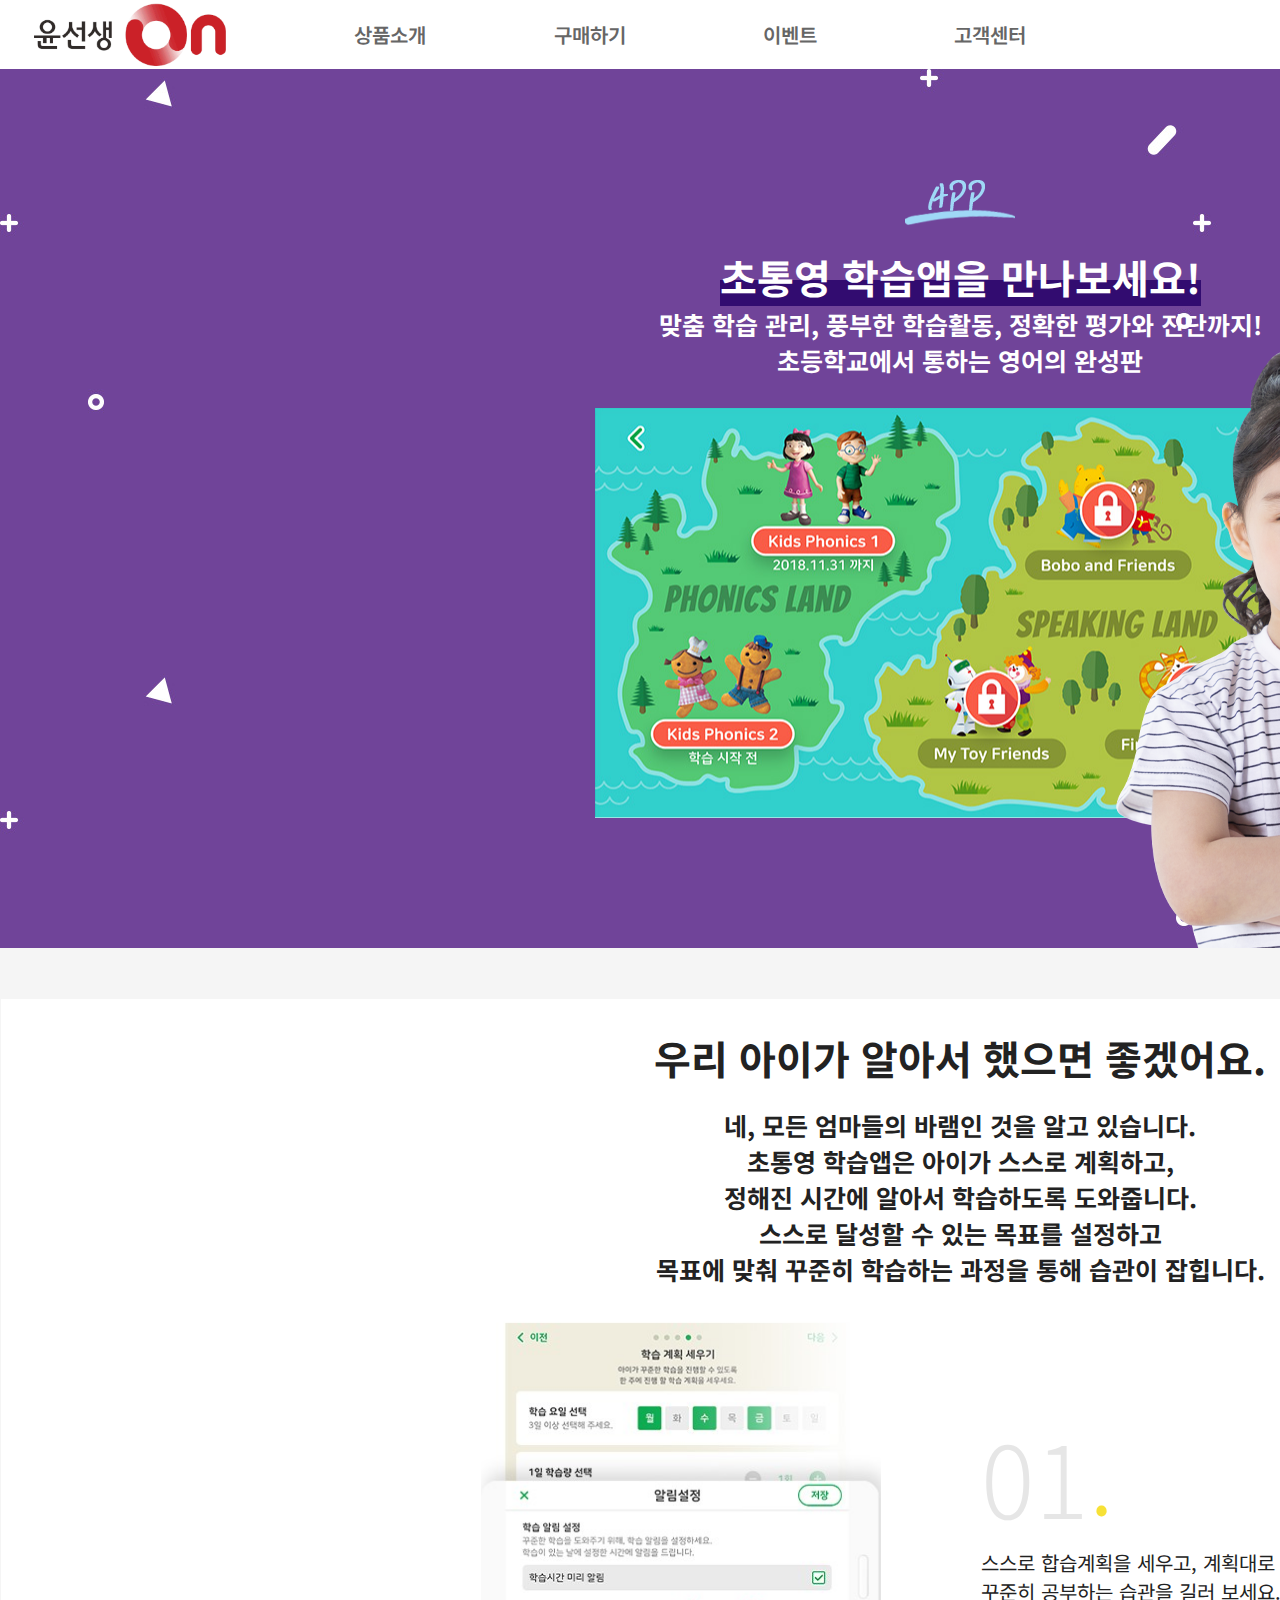
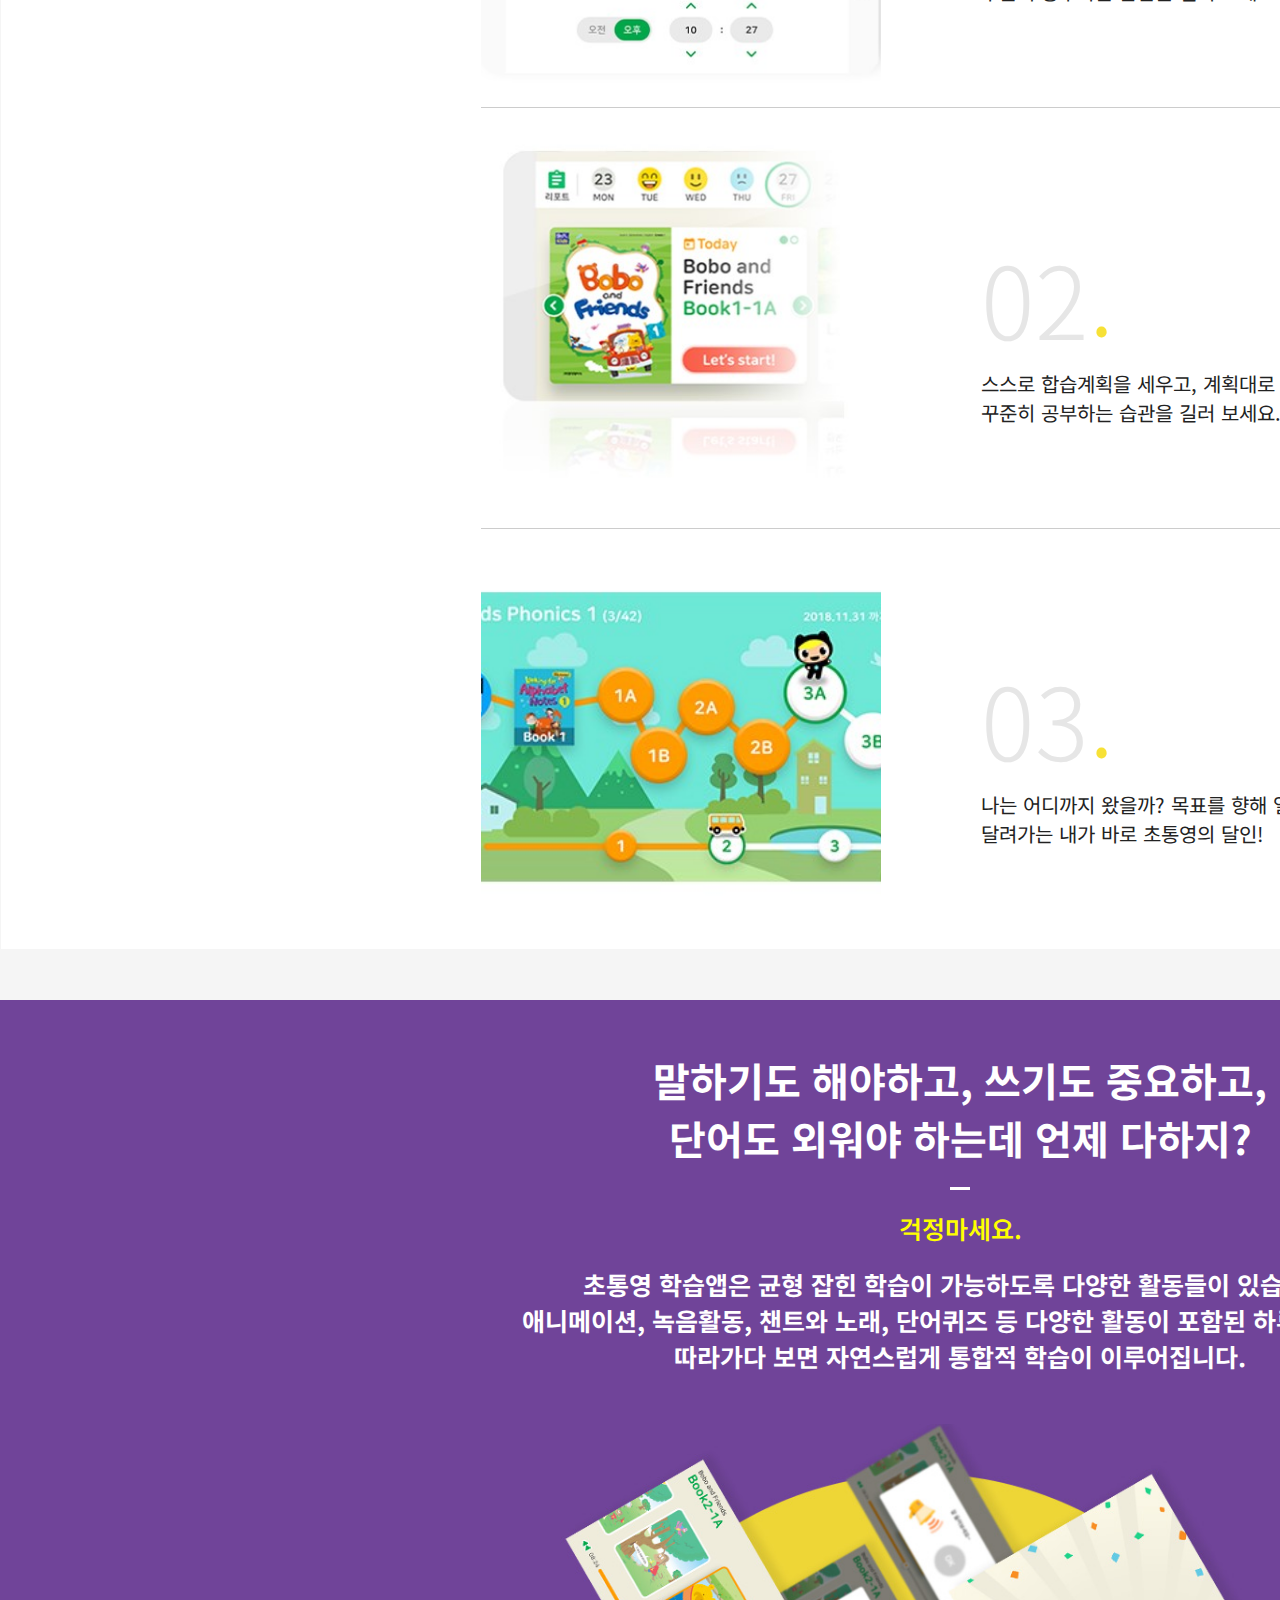
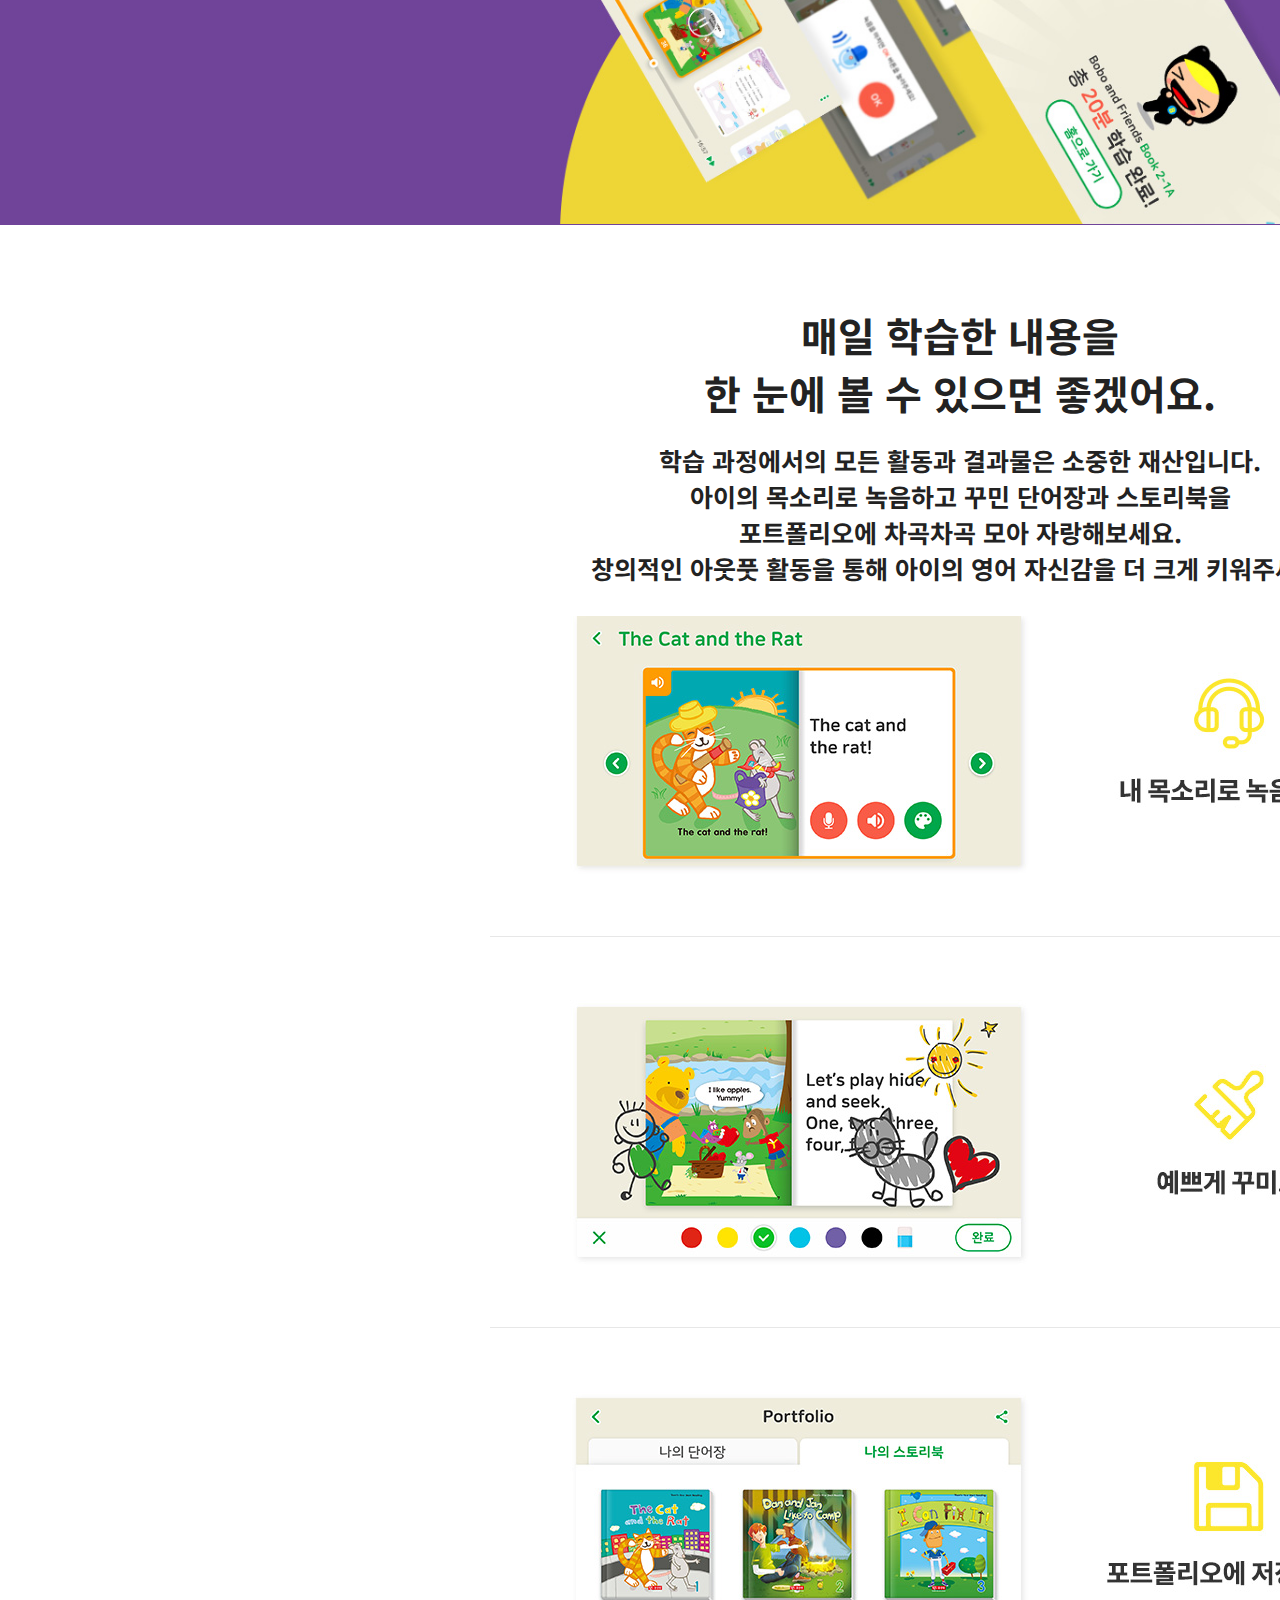
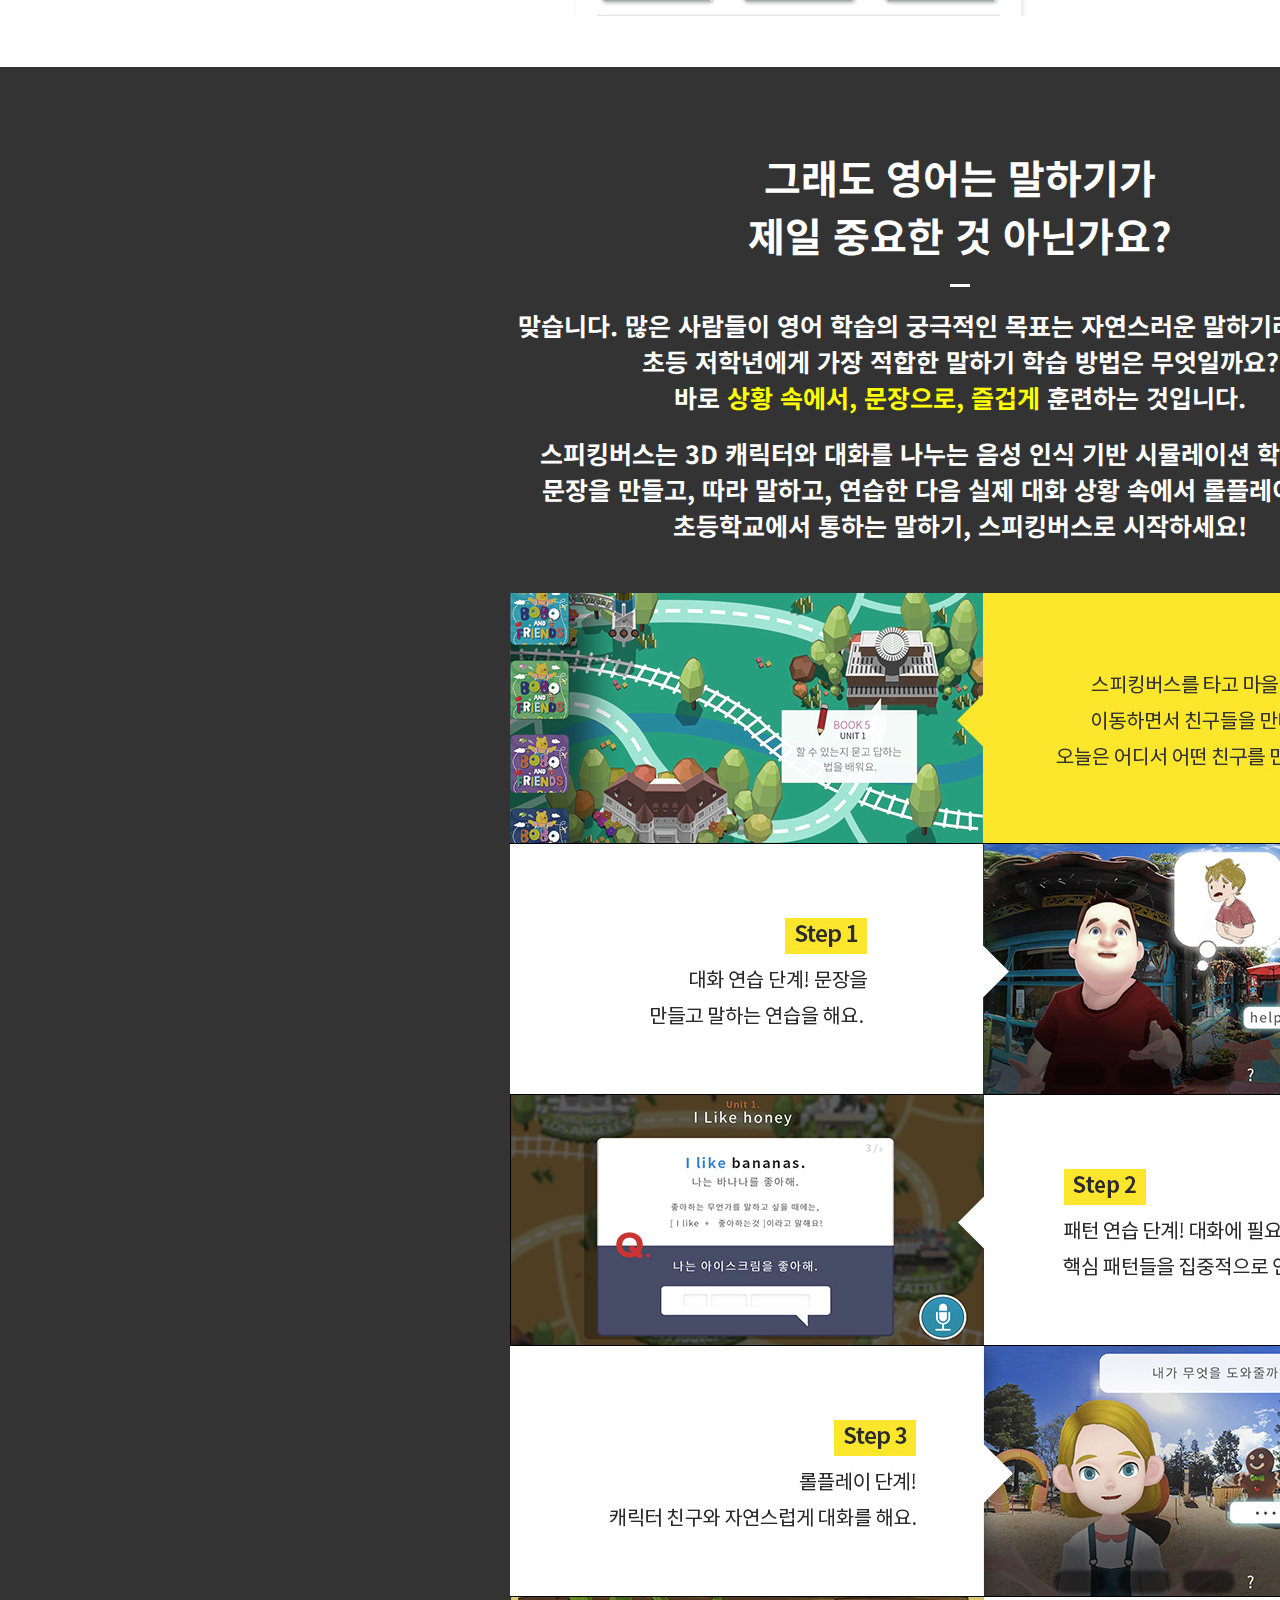
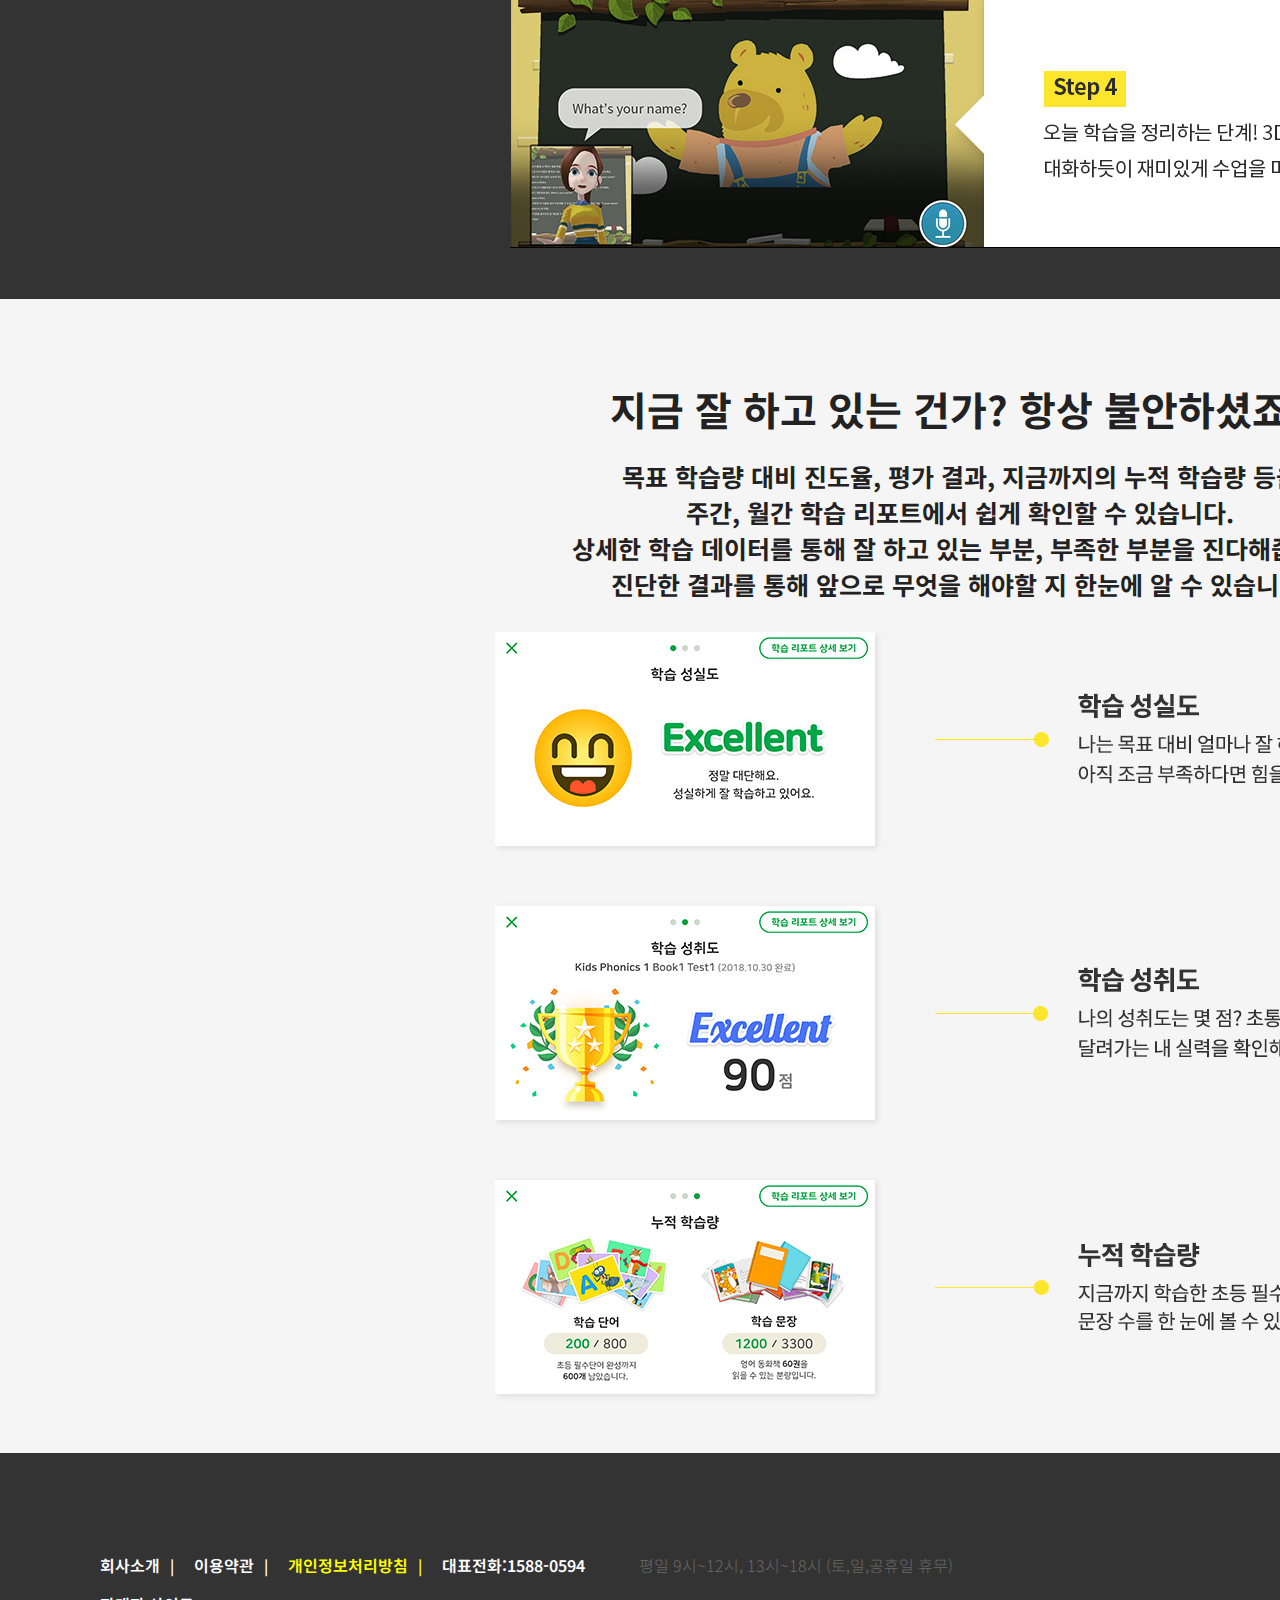
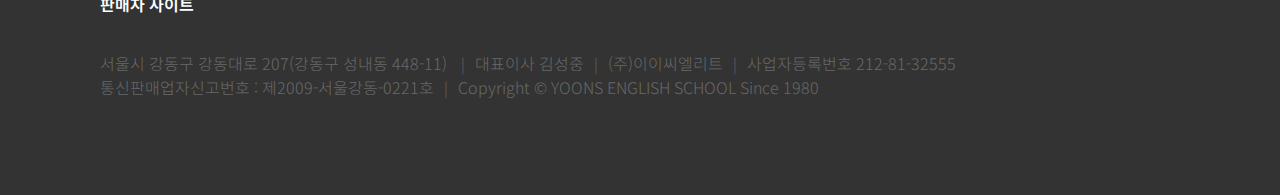
<file: works/porfol-project/윤선생/index.html>
<!DOCTYPE html>
<html lang="ko">

<head>
    <meta charset="UTF-8">
    <meta name="viewport" content="width=device-width, initial-scale=1.0">
    <title>윤선생</title>
    <link rel="stylesheet" href="./css/reset.css">
    <link rel="stylesheet" href="./css/style.css">
</head>

<body>
    <div id="wrap">
        <header>
            <ol class="bar">
                <li>
                    <a href="#"></a>
                </li>
            </ol>
            <ul class="gnb">
                <li class="logo">
                    <a href="https://online.yoons.com/portal/page/main/introApp.html">

                    </a>
                </li>
                <li>
                    <ol class="lnb">

                        <li><a href="#">상품소개</a></li>
                        <li><a href="#">구매하기</a></li>
                        <li><a href="#">이벤트</a></li>
                        <li><a href="">고객센터</a></li>

                    </ol>
                </li>
            </ul>

            <ol class="login">
                <li><a href="#">
                        로그인
                    </a></li>
                <li><a href="#">
                        학습코드 등록
                    </a></li>
            </ol>
        </header>

        <section>
            <article class="cont_1">
                <ul>
                    <li>홈</li>
                    <li>상품소개</li>
                    <li>초통영</li>
                </ul>
                <ol>
                    <li>
                        <p>app사진</p>
                    </li>
                    <li>
                        <h2>초통영 학습앱을 만나보세요!</h2>
                    </li>
                    <li>
                        <h3>맞춤 학습 관리, 풍부한 학습활동, 정확한 평가와 진단까지! <br />
                            초등학교에서 통하는 영어의 완성판</h3>
                    </li>
                    <li class="frame">
                        <span>kids</span>
                        <p>map</p>
                    </li>
                </ol>
            </article>

            <article class="cont_2">
                <div>
                    <ol>
                        <li>
                            <h2>우리 아이가 알아서 했으면 좋겠어요.</h2>
                            <h3>네, 모든 엄마들의 바램인 것을 알고 있습니다. <br />
                                초통영 학습앱은 아이가 스스로 계획하고, <br />
                                정해진 시간에 알아서 학습하도록 도와줍니다. <br />
                                스스로 달성할 수 있는 목표를 설정하고 <br />
                                목표에 맞춰 꾸준히 학습하는 과정을 통해 습관이 잡힙니다.</h3>

                        </li>
                    </ol>


                    <ul>
                        <li>
                            <ol>
                                <li>
                                    <h4>01</h4>
                                    <p>스스로 합습계획을 세우고, 계획대로 <br />
                                        꾸준히 공부하는 습관을 길러 보세요.
                                    </p>
                                </li>
                                <li class="frame">
                                    <span>
                                        알림설정 사진
                                    </span>
                                </li>
                            </ol>


                        </li>
                        <li>
                            <ol>
                                <li>
                                    <h4>02</h4>
                                    <p>스스로 합습계획을 세우고, 계획대로 <br />
                                        꾸준히 공부하는 습관을 길러 보세요.
                                    </p>
                                </li>
                                <li class="frame">
                                    <span>
                                        알림설정 사진
                                    </span>
                                </li>
                            </ol>
                        </li>
                        <li>
                            <ol>
                                <li>
                                    <h4>03</h4>
                                    <p>나는 어디까지 왔을까? 목표를 향해 열심히<br /> 달려가는 내가 바로 초통영의 달인!
                                    </p>
                                </li>
                                <li class="frame">
                                    <span>
                                        데일리리포트
                                    </span>
                                </li>
                            </ol>
                        </li>
                    </ul>
                </div>
            </article>

            <article class="cont_2">
                <div>
                    <ol>
                        <li>
                            <h2>
                                말하기도 해야하고, 쓰기도 중요하고, <br />
                                단어도 외워야 하는데 언제 다하지?
                            </h2>
                            <p>걱정마세요.</p>
                            <h3>
                                초통영 학습앱은 균형 잡힌 학습이 가능하도록 다양한 활동들이 있습니다. <br />
                                애니메이션, 녹음활동, 챈트와 노래, 단어퀴즈 등 다양한 활동이 포함된 하루 학습량을 <br />
                                따라가다 보면 자연스럽게 통합적 학습이 이루어집니다.
                            </h3>

                        </li>
                        <li>
                            <span>사진</span>
                        </li>
                    </ol>
                </div>
            </article>

            <article class="cont_2">
                <div>
                    <ol>
                        <li>
                            <h2>매일 학습한 내용을 <br />
                                한 눈에 볼 수 있으면 좋겠어요.</h2>
                            <h3>
                                학습 과정에서의 모든 활동과 결과물은 소중한 재산입니다. <br />
                                아이의 목소리로 녹음하고 꾸민 단어장과 스토리북을 <br />
                                포트폴리오에 차곡차곡 모아 자랑해보세요. <br />
                                창의적인 아웃풋 활동을 통해 아이의 영어 자신감을 더 크게 키워주세요!
                            </h3>

                        </li>
                        <li>
                            <span>본문내용사진01</span>
                        </li>
                    </ol>
                </div>

            </article>

            <article class="cont_2">
                <div>
                    <ol>
                        <li>
                            <h2>
                                그래도 영어는 말하기가 <br />제일 중요한 것 아닌가요?
                            </h2>

                            <h3>
                                맞습니다. 많은 사람들이 영어 학습의 궁극적인 목표는 자연스러운 말하기라고 합니다. <br />
                                초등 저학년에게 가장 적합한 말하기 학습 방법은 무엇일까요? <br />
                                바로 <span>상황 속에서, 문장으로, 즐겁게</span> 훈련하는 것입니다.
                            </h3>

                            <h3>
                                스피킹버스는 3D 캐릭터와 대화를 나누는 음성 인식 기반 시뮬레이션 학습입니다. <br />
                                문장을 만들고, 따라 말하고, 연습한 다음 실제 대화 상황 속에서 롤플레이 합니다. <br /> 초등학교에서 통하는 말하기, 스피킹버스로 시작하세요!
                            </h3>

                        </li>

                        <li>
                            <p>bus</p>
                            <p>step1</p>
                            <p>step2</p>
                            <p>step3</p>
                            <p>step4</p>
                        </li>
                    </ol>
                </div>

            </article>

            <article class="cont_2">
                <div>
                    <ol>
                        <li>
                            <h2>
                                지금 잘 하고 있는 건가? 항상 불안하셨죠?
                            </h2>

                            <h3>
                                목표 학습량 대비 진도율, 평가 결과, 지금까지의 누적 학습량 등을 <br /> 주간, 월간 학습 리포트에서 쉽게 확인할 수 있습니다. <br />
                                상세한 학습 데이터를 통해 잘 하고 있는 부분, 부족한 부분을 진다해줍니다. <br />
                                진단한 결과를 통해 앞으로 무엇을 해야할 지 한눈에 알 수 있습니다.
                            </h3>

                        </li>
                        <li>
                            <span>사진</span>
                        </li>
                    </ol>
                </div>
            </article>
        </section>

        <footer>
            <ul>
                <li class="intro">
                    <ol>
                        <li><a href="https://www.yoons.com/" target="_blank">회사소개</a></li>
                        <li><a href="https://online.yoons.com/portal/page/terms/policy.html">이용약관</a></li>
                        <li class="on"><a href="https://online.yoons.com/portal/page/terms/privacy.html">개인정보처리방침</a>
                        </li>
                        <li>대표전화:1588-0594</li>
                        <li><a href="https://online.yoons.com/center/page/login.html">판매자 사이트</a></li>
                    </ol>
                </li>
                <li>평일 9시~12시, 13시~18시 (토,일,공휴일 휴무)</li>

            </ul>

            <address>
                <ul>
                    <li>
                        서울시 강동구 강동대로 207(강동구 성내동 448-11)

                    </li>
                    <li>대표이사 김성중</li>
                    <li> (주)이이씨엘리트</li>
                    <li>사업자등록번호
                        212-81-32555</li>
                    <li>통신판매업자신고번호 : 제2009-서울강동-0221호</li>
                    <li>Copyright &copy; YOONS ENGLISH SCHOOL Since 1980</li>
                </ul>
            </address>

            <ol>
                <li class="logo"><a href="#">kb로고</a></li>
                <li>
                    <form action="./index.html">
                        <fieldset>
                            <legend></legend>
                            <ul>
                                <li>
                                    <select name="family" id="family">
                                        <option value="f_s">패밀리 사이트</option>
                                        <option value="yoon">윤선생</option>
                                        <option value="study">윤선생 웰스터디</option>
                                        <option value="basic">윤선생 베이직</option>
                                        <option value="IGSE">윤선생 IGSE아카데미</option>
                                        <option value="land">윤선생 스마트랜드</option>
                                        <option value="bit">윤선생 정글비트</option>
                                    </select>
                                </li>


                            </ul>
                        </fieldset>
                    </form>
                </li>

            </ol>
        </footer>

    </div>

</body>

</html>
</file>
<file: works/pofol-slides/slide02/css/style.css>
@charset "utf-8";

#wrap {
  width: 1180px;
  margin: 0 auto;
}

h1 {
  height: 100px;
  line-height: 100px;
  text-align: center;
}

.slides {
  overflow: hidden;
  position: relative;
  height: 620px;
}

.slides > .slides-container {
  position: absolute;
  left: 0;
  top: 0;
  width: calc(1180px * 5);
  *zoom: 1;
}

.slides > .slides-container:after {
  display: block;
  clear: both;
  content: '';
}

.slides > .slides-container > li {
  float: left;
  width: 1180px;
  background-size: cover;
}

.slides > .slides-container > li:nth-child(1) {
  background-image: url(../images/slide_1.jpg);
}

.slides > .slides-container > li:nth-child(2) {
  background-image: url(../images/slide_2.jpg);
}

.slides > .slides-container > li:nth-child(3) {
  background-image: url(../images/slide_3.jpg);
}

.slides > .slides-container > li:nth-child(4) {
  background-image: url(../images/slide_4.jpg);
}

.slides > .slides-container > li:nth-child(5) {
  background-image: url(../images/slide_5.jpg);
}

.slides > .slides-container > li > a {
  display: block;
  height: 620px;
  text-indent: -9999px;
}

.slides > .slides-pagination {
  position: absolute;
  left: 50%;
  bottom: 15px;
  width: 110px;
  margin-left: -55px;
  *zoom: 1;
}

.slides > .slides-pagination:after {
  display: block;
  clear: both;
  content: '';
}

.slides > .slides-pagination > li {
  float: left;
  margin-right: 5px;
  width: 18px;
  background-image: url(../images/bul.png);
}

.slides > .slides-pagination > li:last-child {
  margin-right: 0;
}

.slides > .slides-pagination > li:hover,
.slides > .slides-pagination > li.on {
  background-position: 0 -18px;
}

.slides > .slides-pagination > li > a {
  display: block;
  height: 18px;
  text-indent: -9999px;
}

/* 이전다음버튼 */
.slides > a {
  display: block;

  position: absolute;
  top: 50%;

  margin-top: -50px;

  width: 80px;
  height: 100px;

  text-indent: -9999px;
  background-image: url(./../images/btn_navigation.png);
  background-repeat: no-repeat;
}
.slides > a.prev {
  background-position: -5px -225px;

  left: 0;
}
.slides > a.prev:hover,
.slides > a.prev.on {
  background-position: -5px -335px;

  left: 0;
}
.slides > a.next {
  background-position: -5px -5px;
  right: 0;
}
.slides > a.next:hover,
.slides > a.next.on {
  background-position: -5px -115px;
  right: 0;
}
</file>
<file: works/pofol-slides/slide03/css/style.css>
.story {
  position: relative;
  width: 620px;
  height: 255px;
  margin: 0 auto;
  border: 1px solid #000;
}

.story > .story-container {
  width: 100%;
  height: 100%;
}

.story > .story-container > li {
  display: none;
  position: absolute;
  left: 0;
  top: 0;
  width: 100%;
  height: 100%;
}

.story > .story-container > li:nth-child(1) {
  display: block;
  background-image: url(./../images/mid_scnd_slides1.jpg);
}

.story > .story-container > li:nth-child(1) > a:nth-of-type(1) {
  display: block;
  position: absolute;
  left: 0;
  top: 72px;
  width: 180px;
  height: 68px;
  text-indent: -9999px;
}

.story > .story-container > li:nth-child(2) {
  background-image: url(./../images/mid_scnd_slides2.jpg);
}

.story > .story-container > li:nth-child(2) > a:nth-of-type(1) {
  display: block;
  position: absolute;
  left: 0;
  top: 0;
  width: 180px;
  height: 68px;
  text-indent: -9999px;
}

.story > .story-container > li > p {
  position: absolute;
  left: 30px;
  top: 170px;
  line-height: 1.6;
}

.story > .story-container > li > a.view {
  display: block;
  position: absolute;
  left: 30px;
  bottom: 20px;
  width: 37px;
  height: 9px;
  text-indent: -9999px;
  background-image: url(./../images/view.png);
}

.story > a {
  display: block;
  position: absolute;
  top: 20px;
  width: 12px;
  height: 12px;
  text-indent: -9999px;
}

.story > a:nth-of-type(1) {
  right: 50px;
  background-image: url(./../images/story_play.png);
}

.story > a:nth-of-type(2) {
  right: 30px;
  background-image: url(./../images/story_pause.png);
}

.story > a.on {
  opacity: 0.5;
}
/*# sourceMappingURL=style.css.map */
</file>
<file: works/porfol-project/남양아이/css/style.css>
@charset "UTF-8";
#wrap {
  padding: 10px;
  margin: 0 auto;
}

#wrap header > .upperside {
  display: -webkit-box;
  display: -ms-flexbox;
  display: flex;
}

#wrap header > .upperside > ol {
  width: 100%;
  display: -webkit-box;
  display: -ms-flexbox;
  display: flex;
  -webkit-box-pack: end;
      -ms-flex-pack: end;
          justify-content: end;
}

#wrap header > .upperside > ol > li {
  width: 15%;
  height: 30px;
  line-height: 30px;
}

#wrap header > .upperside > ol > .info > ul {
  width: 70%;
  display: -webkit-box;
  display: -ms-flexbox;
  display: flex;
  -webkit-box-pack: justify;
      -ms-flex-pack: justify;
          justify-content: space-between;
}

#wrap header > .upperside > ol > .info > ul > li > a {
  font-size: 12px;
}

#wrap header > .upperside > ol > .info > ul > li:hover > a {
  text-decoration: underline;
}

#wrap header > .upperside > ol > .mall > ul {
  width: 80%;
  display: -webkit-box;
  display: -ms-flexbox;
  display: flex;
  -webkit-box-pack: end;
      -ms-flex-pack: end;
          justify-content: end;
}

#wrap header > .upperside > ol > .mall > ul > li:after {
  display: inline-block;
  width: 15px;
  height: 15px;
  margin-right: 10px;
  content: '>';
  font-size: 14px;
  line-height: 15px;
  text-align: center;
  color: white;
  background-color: #333;
  border-radius: 50%;
}

#wrap header > .upperside > ol > .mall > ul > li:before {
  display: inline-block;
  content: '|';
  font-size: 10px;
  line-height: 30px;
  margin-right: 5px;
}

#wrap header > .upperside > ol > .mall > ul > li > a {
  color: #333;
  font-size: 14px;
}

#wrap header > .upperside > ol > .mall > ul > li:hover > a {
  text-decoration: underline;
}

#wrap header > .menu {
  width: calc(30% + 50% + 20%);
  display: -webkit-box;
  display: -ms-flexbox;
  display: flex;
  height: 60px;
}

#wrap header > .menu > .logo {
  display: -webkit-box;
  display: -ms-flexbox;
  display: flex;
  -webkit-box-pack: justify;
      -ms-flex-pack: justify;
          justify-content: space-between;
  width: 190px;
  margin: 0 auto;
  margin-right: 50px;
}

#wrap header > .menu > .logo > li > a {
  display: block;
  height: 60px;
  text-indent: -9999px;
}

#wrap header > .menu > .logo > li:nth-child(1) {
  width: 60px;
  background-image: url(./../images/logomark.png);
  background-position: center 60px;
}

#wrap header > .menu > .logo > li:nth-child(2) {
  width: 104px;
  background-image: url(./../images/logo.png);
  background-repeat: no-repeat;
  background-position: 0 center;
  background-size: contain;
}

#wrap header > .menu > nav {
  width: 50%;
  margin-right: 50px;
}

#wrap header > .menu > nav > .gnb {
  width: 100%;
  display: -webkit-box;
  display: -ms-flexbox;
  display: flex;
  -webkit-box-pack: justify;
      -ms-flex-pack: justify;
          justify-content: space-between;
}

#wrap header > .menu > nav > .gnb > li > a {
  display: block;
  font-size: 18px;
  font-weight: 500;
  line-height: 60px;
  text-align: center;
}

#wrap header > .menu > nav > .gnb > li:hover > a {
  color: #ec1f2f;
}

#wrap header > .menu > .lnb {
  position: absolute;
  left: 87px;
  top: 115px;
  display: -webkit-box;
  display: -ms-flexbox;
  display: flex;
  display: none;
  width: 90%;
  padding: 30px 0;
  z-index: 1000;
  background-color: #fff;
  border-radius: 20px;
  -webkit-box-shadow: 0 0 5px 0 rgba(209, 206, 206, 0.5);
          box-shadow: 0 0 5px 0 rgba(209, 206, 206, 0.5);
}

#wrap header > .menu > .lnb > .bg {
  width: 200px;
  padding: 0 20px;
  border-right: 1px solid #ccc;
}

#wrap header > .menu > .lnb > .bg > .pic {
  display: block;
  width: 190px;
  background-image: url(./../images/snb_bg_mall.png);
}

#wrap header > .menu > .lnb > .bg > .pic > a {
  display: block;
  height: 145px;
  text-indent: -9999px;
}

#wrap header > .menu > .lnb > .bg > .text > a {
  display: block;
  margin-top: 10px;
  font-size: 16px;
  font-weight: 500;
}

#wrap header > .menu > .lnb > .bg > .btn {
  margin-top: 10px;
  position: relative;
}

#wrap header > .menu > .lnb > .bg > .btn > a {
  display: block;
}

#wrap header > .menu > .lnb > .bg > .btn:after {
  position: absolute;
  left: 70px;
  top: 0;
  display: block;
  content: '→';
  font-weight: 800;
}

#wrap header > .menu > .lnb > .submenu_container {
  display: -webkit-box;
  display: -ms-flexbox;
  display: flex;
  -ms-flex-pack: distribute;
      justify-content: space-around;
  width: 60%;
  padding-left: 20px;
}

#wrap header > .menu > .lnb > .submenu_container > .lnb > li {
  height: 30px;
}

#wrap header > .menu > .lnb > .submenu_container > .lnb > li > a {
  display: block;
  font-size: 14px;
  line-height: 30px;
}

#wrap header > .menu > .lnb > .submenu_container > .lnb > li:hover > a {
  color: #ec1f2f;
}

#wrap header > .menu > .lnb > .submenu_container > .lnb:nth-child(3) {
  margin-right: 15px;
}

#wrap header > .menu > .lnb > .submenu_container > .lnb:last-child {
  margin-left: 15px;
}

#wrap header > .menu > .icon_view {
  display: -webkit-box;
  display: -ms-flexbox;
  display: flex;
  width: 20%;
}

#wrap header > .menu > .icon_view > li {
  width: 31px;
  margin-left: 30px;
  background-repeat: no-repeat;
  background-position: center center;
}

#wrap header > .menu > .icon_view > li > a {
  display: block;
  height: 28px;
  text-indent: -9999px;
}

#wrap header > .menu > .icon_view > li:nth-child(1) {
  background-image: url(./../images/ico_search.png);
}

#wrap header > .menu > .icon_view > li:nth-child(2) {
  background-image: url(./../images/ico_benefit.png);
}

#wrap header > .menu > .icon_view > li:nth-child(3) {
  background-image: url(./../images/ico_my_info.png);
}

#wrap header > .container {
  position: relative;
  height: 360px;
  margin-top: 20px;
  margin-left: 200px;
}

#wrap header > .container > .slides_container {
  width: calc(1120px * 5 + 250px);
  position: absolute;
  left: 0;
  top: 0;
}

#wrap header > .container > .slides_container > li {
  float: left;
  width: 1120px;
  height: 360px;
  margin-right: 50px;
}

#wrap header > .container > .slides_container > li > a {
  display: block;
  height: 360px;
  text-indent: -9999px;
}

#wrap header > .container > .slides_container > li:nth-child(1) {
  background-image: url(./../images/banner1.jpg);
}

#wrap header > .container > .slides_container > li:nth-child(2) {
  background-image: url(./../images/banner2.jpg);
}

#wrap header > .container > .slides_container > li:nth-child(3) {
  background-image: url(./../images/banner3.png);
}

#wrap header > .container > .slides_container > li:nth-child(4) {
  background-image: url(./../images/banner4.png);
}

#wrap header > .container > .slides_container > li:nth-child(5) {
  background-image: url(./../images/banner5.png);
}

#wrap header > .container > .btn {
  position: absolute;
  left: 10px;
  top: 180px;
  margin-top: -50px;
  display: block;
  width: 100px;
  z-index: 1000;
}

#wrap header > .container > .btn > a {
  display: block;
  height: 100px;
  font-size: 55px;
  line-height: 90px;
  text-align: center;
  background-color: #fff;
  opacity: 0.7;
  border-radius: 50%;
  -webkit-box-shadow: 1px 1px 3px 1px rgba(209, 206, 206, 0.5);
          box-shadow: 1px 1px 3px 1px rgba(209, 206, 206, 0.5);
}

#wrap header > .iconbox {
  width: 80%;
  border: 1px solid #ccc;
  border-radius: 30px;
  margin: 50px auto;
}

#wrap header > .iconbox > .box {
  display: -webkit-box;
  display: -ms-flexbox;
  display: flex;
  -ms-flex-wrap: wrap;
      flex-wrap: wrap;
  margin: 0 auto;
  width: calc(100px * 6 + 50px *7);
}

#wrap header > .iconbox > .box li {
  width: 100px;
  margin: 20px 50px 30px 0;
  background-repeat: no-repeat;
  background-size: contain;
}

#wrap header > .iconbox > .box li > a {
  display: block;
  width: 60px;
  height: 80px;
  margin: 0 auto;
  text-indent: -9999px;
  text-align: center;
  background-repeat: no-repeat;
  background-position: center center;
}

#wrap header > .iconbox > .box li > p {
  margin: 0 auto;
}

#wrap header > .iconbox > .box li > p > a {
  display: block;
  font-size: 14px;
  font-weight: 600;
  text-align: center;
}

#wrap header > .iconbox > .box li:nth-child(1) {
  margin-left: 50px;
}

#wrap header > .iconbox > .box li:nth-child(1) > a {
  background-image: url(./../images/icon_edu.png);
}

#wrap header > .iconbox > .box li:nth-child(2) > a {
  background-image: url(./../images/icon_gift.png);
}

#wrap header > .iconbox > .box li:nth-child(3) > a {
  background-image: url(./../images/icon_nutrition.png);
}

#wrap header > .iconbox > .box li:nth-child(4) > a {
  background-image: url(./../images/icon_poop.png);
}

#wrap header > .iconbox > .box li:nth-child(5) > a {
  background-image: url(./../images/icon_music.png);
}

#wrap header > .iconbox > .box li:nth-child(6) > a {
  background-image: url(./../images/icon_plan.png);
}

#wrap header > .iconbox > .box li:nth-child(7) {
  margin-left: 50px;
}

#wrap header > .iconbox > .box li:nth-child(7) > a {
  background-image: url(./../images/icon_story_book.png);
}

#wrap header > .iconbox > .box li:nth-child(8) > a {
  background-image: url(./../images/icon_membership.png);
}

#wrap header > .iconbox > .box li:nth-child(9) > a {
  background-image: url(./../images/icon_experience.png);
}

#wrap header > .iconbox > .box li:nth-child(10) > a {
  background-image: url(./../images/icon_cook.png);
}

#wrap header > .iconbox > .box li:nth-child(11) > a {
  background-image: url(./../images/icon_tour.png);
}

#wrap header > .iconbox > .box li:nth-child(12) > a {
  background-image: url(./../images/icon_question.png);
}

#wrap section > .register {
  background-color: #f5f5f5;
  height: 150px;
  position: relative;
}

#wrap section > .register > .container {
  position: absolute;
  left: 50%;
  top: 25%;
  margin-left: -40%;
  display: -webkit-box;
  display: -ms-flexbox;
  display: flex;
  -webkit-box-pack: space-evenly;
      -ms-flex-pack: space-evenly;
          justify-content: space-evenly;
  width: 80%;
  height: 80px;
  border-radius: 10px;
  background-color: #fff;
}

#wrap section > .register > .container > li {
  font-size: 18px;
  height: 40px;
  margin: 20px auto;
  color: #ccc;
  line-height: 40px;
  text-align: center;
}

#wrap section > .register > .container > .register_btn {
  width: 300px;
  height: 40px;
  position: relative;
  text-align: center;
  background-color: #ec1f2f;
  border-radius: 10px;
  position: relative;
}

#wrap section > .register > .container > .register_btn > span {
  position: absolute;
  left: 150px;
  top: 1px;
  margin-left: -30px;
}

#wrap section > .register > .container > .register_btn > span > a {
  display: block;
  color: #fff;
}

#wrap section > .register > .container > .register_btn > span:nth-child(1) {
  margin-left: -65px;
  top: 5px;
}

#wrap section .info {
  width: 80%;
  margin: 0 auto;
}

#wrap section .info > h2 {
  margin: 20px auto;
  font-size: 30px;
}

#wrap section .info > .container {
  width: calc(258px * 4 + 20px * 4);
  display: -webkit-box;
  display: -ms-flexbox;
  display: flex;
  -ms-flex-wrap: wrap;
      flex-wrap: wrap;
}

#wrap section .info > .container > li {
  width: 258px;
  height: 324px;
  margin-left: 20px;
  margin-bottom: 20px;
}

#wrap section .info > .container > li > .pic {
  display: block;
  width: 258px;
  background-size: cover;
  background-repeat: no-repeat;
  border-radius: 10px;
}

#wrap section .info > .container > li > .pic > a {
  display: block;
  height: 150px;
  text-indent: -9999px;
}

#wrap section .info > .container > li > dl {
  margin-top: 10px;
}

#wrap section .info > .container > li > dl > dd > a {
  display: block;
  font-size: 20px;
  font-weight: 600;
}

#wrap section .info > .container > li > .likebox {
  width: 50%;
  height: 30px;
  margin-top: 30px;
}

#wrap section .info > .container > li > .likebox > span {
  display: inline-block;
  font-size: 23px;
  text-align: center;
}

#wrap section .info > .container > li > .likebox > span:before {
  display: inline-block;
  width: 30px;
  height: 30px;
  content: '';
  background-size: contain;
  background-repeat: no-repeat;
  background-position-y: 40%;
}

#wrap section .info > .container > li > .likebox > .like {
  margin-right: 20px;
}

#wrap section .info > .container > li > .likebox > .like:before {
  background-image: url(./../images/heart_icon.png);
}

#wrap section .info > .container > li > .likebox > .balloon:before {
  background-image: url(./../images/balloon_icon.png);
}

#wrap section .info > .container > li:nth-child(1) > .pic {
  background-image: url(./../images/derma_trouble.jpg);
}

#wrap section .info > .container > li:nth-child(2) > .pic {
  background-image: url(./../images/pregnant.jpg);
}

#wrap section .info > .container > li:nth-child(3) > .pic {
  background-image: url(./../images/for34month.jpg);
}

#wrap section .info > .container > li:nth-child(6) > .pic {
  background-image: url(./../images/growth.jpg);
}

#wrap section .info > .container > li:nth-child(7) > .pic {
  background-image: url(./../images/no.jpg);
}

#wrap section .info > .container > li:nth-child(4) {
  background-image: url(./../images/careB.png);
}

#wrap section .info > .container > li:nth-child(5) {
  width: 536px;
}

#wrap section .info > .container > li:nth-child(5) > a {
  display: block;
  background-image: url(./../images/event.png);
}

#wrap section .info > .container > .infoclick {
  width: 258px;
}

#wrap section .info > .container > .infoclick > a {
  display: block;
  height: 324px;
}

#wrap section > .product {
  position: relative;
  background-color: #f8ece1;
  height: 250px;
}

#wrap section > .product > h2 {
  width: 140px;
  padding: 50px 300px;
  font-size: 30px;
}

#wrap section > .product > .slides {
  position: absolute;
  top: 50px;
  left: 450px;
  height: 200px;
}

#wrap section > .product > .slides > .slides_container {
  width: calc(180px * 10 + 20px * 10);
}

#wrap section > .product > .slides > .slides_container > li {
  float: left;
  width: 180px;
  margin-left: 20px;
  background-color: white;
  border-radius: 10px;
}

#wrap section > .product > .slides > .slides_container > li > .pic {
  display: block;
  width: 120px;
  margin: 0 auto;
  margin-bottom: 10px;
}

#wrap section > .product > .slides > .slides_container > li > .pic > a {
  display: block;
  height: 120px;
  text-indent: -9999px;
}

#wrap section > .product > .slides > .slides_container > li > .txt {
  margin: 0 auto;
  padding: 10px 15px;
}

#wrap section > .product > .slides > .slides_container > li > .txt > a {
  display: block;
  font-size: 14px;
  white-space: nowrap;
  overflow: hidden;
  text-overflow: ellipsis;
}

#wrap section > .product > .slides > .slides_container > li:nth-child(1) > .pic {
  background-image: url(./../images/production_01.jpg);
}

#wrap section > .product > .slides > .slides_container > li:nth-child(2) > .pic {
  background-image: url(./../images/production_02.jpg);
}

#wrap section > .product > .slides > .slides_container > li:nth-child(3) > .pic {
  background-image: url(./../images/production_03.jpg);
}

#wrap section > .product > .slides > .slides_container > li:nth-child(4) > .pic {
  background-image: url(./../images/production_04.jpg);
}

#wrap section > .product > .slides > .slides_container > li:nth-child(5) > .pic {
  background-image: url(./../images/production_05.jpg);
}

#wrap section > .product > .slides > .slides_container > li:nth-child(6) > .pic {
  background-image: url(./../images/production_06.jpg);
}

#wrap section > .product > .slides > .slides_container > li:nth-child(7) > .pic {
  background-image: url(./../images/production_07.jpg);
}

#wrap section > .product > .slides > .slides_container > li:nth-child(8) > .pic {
  background-image: url(./../images/production_08.jpg);
}

#wrap section > .product > .slides > .slides_container > li:nth-child(9) > .pic {
  background-image: url(./../images/production_09.jpg);
}

#wrap section > .product > .slides > .slides_container > li:nth-child(10) > .pic {
  background-image: url(./../images/production_10.jpg);
}

#wrap section > .product > .btn {
  position: absolute;
  left: 150px;
  top: 150px;
  margin-top: -50px;
  display: block;
  width: 100px;
}

#wrap section > .product > .btn > a {
  display: block;
  height: 100px;
  font-size: 55px;
  line-height: 90px;
  text-align: center;
  background-color: #fff;
  border-radius: 50%;
  -webkit-box-shadow: 1px 1px 3px 1px rgba(209, 206, 206, 0.5);
          box-shadow: 1px 1px 3px 1px rgba(209, 206, 206, 0.5);
}

#wrap section .info2 {
  width: 80%;
  margin: 20px auto;
}

#wrap section .info2 > .container {
  width: calc(258px * 4 + 20px * 4);
  display: -webkit-box;
  display: -ms-flexbox;
  display: flex;
  -ms-flex-wrap: wrap;
      flex-wrap: wrap;
}

#wrap section .info2 > .container > li {
  width: 258px;
  height: 324px;
  margin-left: 20px;
  margin-bottom: 20px;
}

#wrap section .info2 > .container > li > .pic {
  display: block;
  width: 258px;
  background-size: cover;
  background-repeat: no-repeat;
  border-radius: 10px;
}

#wrap section .info2 > .container > li > .pic > a {
  display: block;
  height: 150px;
  text-indent: -9999px;
}

#wrap section .info2 > .container > li > dl {
  margin-top: 10px;
}

#wrap section .info2 > .container > li > dl > dd > a {
  display: block;
  font-size: 20px;
  font-weight: 600;
}

#wrap section .info2 > .container > li > .likebox {
  width: 50%;
  height: 30px;
  margin-top: 30px;
}

#wrap section .info2 > .container > li > .likebox > span {
  display: inline-block;
  font-size: 23px;
  text-align: center;
}

#wrap section .info2 > .container > li > .likebox > span:before {
  display: inline-block;
  width: 30px;
  height: 30px;
  content: '';
  background-size: contain;
  background-repeat: no-repeat;
  background-position-y: 40%;
}

#wrap section .info2 > .container > li > .likebox > .like {
  margin-right: 20px;
}

#wrap section .info2 > .container > li > .likebox > .like:before {
  background-image: url(./../images/heart_icon.png);
}

#wrap section .info2 > .container > li > .likebox > .balloon:before {
  background-image: url(./../images/balloon_icon.png);
}

#wrap section .info2 > .container > li:nth-child(1) > .pic {
  background-image: url(./../images/tooth.jpg);
}

#wrap section .info2 > .container > li:nth-child(2) > .pic {
  background-image: url(./../images/sleep.jpg);
}

#wrap section .info2 > .container > li:nth-child(3) > .pic {
  background-image: url(./../images/rainyday.jpg);
}

#wrap section .info2 > .container > li:nth-child(6) > .pic {
  background-image: url(./../images/milk.jpg);
}

#wrap section .info2 > .container > li:nth-child(7) > .pic {
  background-image: url(./../images/growth2.jpg);
}

#wrap section .info2 > .container > li:nth-child(8) > .pic {
  background-image: url(./../images/lookscat.jpg);
}

#wrap section .info2 > .container > li:nth-child(9) > .pic {
  background-image: url(./../images/avoid_hot.jpg);
}

#wrap section .info2 > .container > li:nth-child(4) {
  background-image: url(./../images/storybook.png);
}

#wrap section .info2 > .container > li:nth-child(5) {
  width: 536px;
}

#wrap section .info2 > .container > li:nth-child(5) > a {
  display: block;
  background-image: url(./../images/recipe.png);
}

#wrap section .info2 > .container > li:nth-child(10) {
  width: 536px;
}

#wrap section .info2 > .container > li:nth-child(10) > .video-container {
  width: 100%;
}

#wrap section .info2 > .container > li:nth-child(10) > .video-container > iframe {
  border-radius: 10px;
}

#wrap section .info2 > .container > .infoclick {
  width: 258px;
}

#wrap section .info2 > .container > .infoclick > a {
  display: block;
  height: 324px;
  text-indent: -9999px;
}

#wrap section > .babygram {
  width: 80%;
  margin: 50px auto;
}

#wrap section > .babygram > h2 {
  margin: 20px auto;
  font-size: 30px;
}

#wrap section > .babygram > .container {
  width: 100%;
}

#wrap section > .babygram > .container > .list {
  display: -webkit-box;
  display: -ms-flexbox;
  display: flex;
  -webkit-box-pack: justify;
      -ms-flex-pack: justify;
          justify-content: space-between;
  width: calc(170px * 6 + 60px);
}

#wrap section > .babygram > .container > .list > li {
  width: 170px;
  background-size: contain;
}

#wrap section > .babygram > .container > .list > li > a {
  display: block;
  height: 170px;
  text-indent: -9999px;
}

#wrap section > .babygram > .container > .list > li:nth-child(1) {
  background-image: url(./../images/instargram_01.jpg);
}

#wrap section > .babygram > .container > .list > li:nth-child(2) {
  background-image: url(./../images/instargram_02.jpg);
}

#wrap section > .babygram > .container > .list > li:nth-child(3) {
  background-image: url(./../images/instargram_03.jpg);
}

#wrap section > .babygram > .container > .list > li:nth-child(4) {
  background-image: url(./../images/instargram_04.jpg);
}

#wrap section > .babygram > .container > .list > li:nth-child(5) {
  background-image: url(./../images/instargram_05.jpg);
}

#wrap section > .babygram > .container > .list > li:nth-child(6) {
  background-image: url(./../images/instargram_06.jpg);
}

#wrap footer > .container {
  padding: 50px 30px;
  border-top: 2px solid #f2f2f2;
  display: -webkit-box;
  display: -ms-flexbox;
  display: flex;
  -ms-flex-pack: distribute;
      justify-content: space-around;
}

#wrap footer > .container > .logo {
  display: block;
  width: 111px;
  height: 60px;
  text-indent: -9999px;
  background-image: url(./../images/big_logo.png);
}

#wrap footer > .container > .address {
  width: 50%;
}

#wrap footer > .container > .address > .policy {
  display: -webkit-box;
  display: -ms-flexbox;
  display: flex;
  margin-bottom: 20px;
}

#wrap footer > .container > .address > .policy > li {
  padding-right: 30px;
  border-right: 1px solid #636262;
  margin: 0 auto 8px 0;
  height: 15px;
  line-height: 15px;
  text-align: center;
}

#wrap footer > .container > .address > .policy > li:last-child {
  border: none;
}

#wrap footer > .container > .address > .policy > .on > a {
  font-weight: 500;
  color: #000;
}

#wrap footer > .container > .address > .addre {
  display: -webkit-box;
  display: -ms-flexbox;
  display: flex;
  -ms-flex-wrap: wrap;
      flex-wrap: wrap;
  -ms-flex-pack: distribute;
      justify-content: space-around;
  margin-bottom: 20px;
}

#wrap footer > .container > .address > .addre > li {
  padding-right: 30px;
  border-right: 1px solid #636262;
  margin: 0 auto 8px 0;
  height: 15px;
  line-height: 15px;
  text-align: center;
}

#wrap footer > .container > .address > .addre > li:nth-child(3) {
  border: none;
}

#wrap footer > .container > .address > .addre > li:last-child {
  border: none;
}

#wrap footer > .container > .address > .copyright > li {
  margin-bottom: 5px;
  font-size: 12px;
}

#wrap footer > .container > .address > .copyright > li:first-child {
  color: #000;
}

#wrap footer > .container > .address > .award {
  display: -webkit-box;
  display: -ms-flexbox;
  display: flex;
  -ms-flex-pack: distribute;
      justify-content: space-around;
  width: calc(120px * 5 + 50px);
  margin-top: 15px;
}

#wrap footer > .container > .address > .award > li {
  width: 120px;
  height: 35px;
  text-indent: -9999px;
}

#wrap footer > .container > .address > .award > li:nth-child(1) {
  background-image: url(./../images/img_btm_bar01.jpg);
}

#wrap footer > .container > .address > .award > li:nth-child(2) {
  background-image: url(./../images/img_btm_bar02.jpg);
}

#wrap footer > .container > .address > .award > li:nth-child(3) {
  background-image: url(./../images/img_btm_bar03.jpg);
}

#wrap footer > .container > .address > .award > li:nth-child(4) {
  background-image: url(./../images/img_btm_bar04.jpg);
}

#wrap footer > .container > .address > .award > li:nth-child(5) {
  background-image: url(./../images/img_btm_bar05.jpg);
  background-repeat: no-repeat;
}

#wrap footer > .container > .icon {
  width: calc(22px * 6 + 60px);
}

#wrap footer > .container > .icon > .ico_container {
  display: -webkit-box;
  display: -ms-flexbox;
  display: flex;
  -ms-flex-pack: distribute;
      justify-content: space-around;
}

#wrap footer > .container > .icon > .ico_container > li {
  width: 22px;
}

#wrap footer > .container > .icon > .ico_container > li > a {
  display: block;
  height: 20px;
  text-indent: -9999px;
}

#wrap footer > .container > .icon > .ico_container > li:nth-child(1) {
  background-image: url(./../images/ico_youtube.png);
}

#wrap footer > .container > .icon > .ico_container > li:nth-child(2) {
  background-image: url(./../images/ico_facebook.png);
}

#wrap footer > .container > .icon > .ico_container > li:nth-child(3) {
  background-image: url(./../images/ico_instagram.png);
}

#wrap footer > .container > .icon > .ico_container > li:nth-child(4) {
  background-image: url(./../images/ico_kakaostory.png);
}

#wrap footer > .container > .icon > .ico_container > li:nth-child(5) {
  background-image: url(./../images/ico_plusfriend.png);
}

#wrap footer > .container > .icon > .ico_container > li:nth-child(6) {
  background-image: url(./../images/ico_naver_post.png);
}

#wrap footer > .container > .select > form > fieldset {
  border: none;
}

#wrap footer > .container > .select > form > fieldset > legend {
  display: none;
}

#wrap footer > .container > .select > form > fieldset > select {
  width: 130px;
  height: 30px;
  font-size: 12px;
  border: 1px solid #ccc;
}
/*# sourceMappingURL=style.css.map */
</file>
<file: works/porfol-project/독도사이트/css/style.css>
@charset "UTF-8";
body {
  background-image: url(./../images/big02.png);
  background-repeat: no-repeat;
  background-size: cover;
}

#wrap {
  width: 1280px;
  margin: 0 auto;
}

#wrap header > .main {
  position: relative;
  width: 100%;
  height: 700px;
}

#wrap header > .main > .logo {
  width: 120px;
  padding: 50px 0 0 50px;
}

#wrap header > .main > .logo > a {
  display: block;
  width: 100%;
  height: 50px;
}

#wrap header > .main > .logo > a > img {
  display: block;
  width: 100%;
}

#wrap header > .main > nav {
  position: absolute;
  right: 0;
  top: 50px;
  width: 960px;
  height: 50px;
}

#wrap header > .main > nav > .gnb {
  display: -webkit-box;
  display: -ms-flexbox;
  display: flex;
  -webkit-box-pack: justify;
      -ms-flex-pack: justify;
          justify-content: space-between;
}

#wrap header > .main > nav > .gnb > li {
  width: 104px;
  height: 50px;
}

#wrap header > .main > nav > .gnb > li:hover > a {
  color: #1b62bf;
}

#wrap header > .main > nav > .gnb > li > a {
  color: white;
  font-size: 25px;
  font-weight: 800;
  line-height: 50px;
  text-align: center;
  -webkit-transition: all 0.6s;
  transition: all 0.6s;
}

#wrap header > .main > span {
  position: absolute;
  left: 333PX;
  top: 283px;
  display: block;
  width: 614px;
  height: 214px;
}

#wrap header > .main > span > img {
  display: block;
  width: 100%;
  height: 100%;
}

#wrap header > .banner {
  width: 1280px;
  height: 487px;
  position: relative;
}

#wrap header > .banner > ol {
  position: absolute;
  left: 167px;
  top: -56px;
  display: -webkit-box;
  display: -ms-flexbox;
  display: flex;
  overflow: hidden;
  width: calc(359px + 15px + 583px);
  z-index: 1000;
}

#wrap header > .banner > ol > li > .s_cont {
  position: absolute;
  left: 0;
  top: 0;
  width: 359px;
  height: 436px;
  background-color: #14498f;
}

#wrap header > .banner > ol > li > .s_cont > .tit {
  padding: 154px 0 5px 34px;
  font-weight: 800;
  font-size: 30px;
}

#wrap header > .banner > ol > li > .s_cont > .tit:after {
  margin-top: 10px;
  background-color: #fff;
  display: block;
  width: 290px;
  height: 2px;
  content: '';
}

#wrap header > .banner > ol > li > .s_cont > .tit > a {
  color: white;
}

#wrap header > .banner > ol > li > .s_cont > li:nth-child(2) {
  padding-left: 34px;
  font-weight: 800;
  font-size: 16px;
  color: #f2bc8d;
}

#wrap header > .banner > ol > li > .s_cont > li:nth-child(3) {
  padding: 40px 0 0 111px;
  width: 220px;
  height: 43px;
  color: white;
  font-weight: 400;
  font-size: 14px;
  text-align: end;
}

#wrap header > .banner > ol > li > .s_cont .button {
  width: 55px;
  padding-left: 272px;
}

#wrap header > .banner > ol > li > .s_cont .button > a {
  display: block;
  height: 30px;
  color: white;
  font-size: 14px;
  font-weight: 600;
  line-height: 30px;
  text-align: center;
  background-color: #082040;
}

#wrap header > .banner > ol > li > .s_cont .button:hover > a {
  background-color: transparent;
  -webkit-transition: all 0.6s;
  transition: all 0.6s;
}

#wrap header > .banner > ol > li:nth-child(1) {
  display: -webkit-box;
  display: -ms-flexbox;
  display: flex;
  width: 359px;
  position: relative;
}

#wrap header > .banner > ol > li:nth-child(2) {
  width: 583px;
  height: 436px;
  margin-left: 15px;
}

#wrap header > .banner > ol > li > .pic {
  position: absolute;
  left: 380px;
  top: 0;
  width: 1749px;
  height: 436px;
}

#wrap header > .banner > ol > li > .pic > li {
  float: left;
  width: 583px;
  height: 436px;
}

#wrap header > .banner > ol > li > .pic > li > a {
  display: block;
  width: 100%;
  height: 100%;
  text-indent: -9999px;
}

#wrap header > .banner > ol > li > .pic > li:nth-child(1) {
  background-image: url(./../images/카드뉴스.png);
  background-position: center center;
}

#wrap header > .banner > ol > li > .pic > li:nth-child(2) {
  background-image: url(./../images/독도공모전.png);
}

#wrap header > .banner > ol > li > .pic > li:nth-child(3) {
  background-image: url(./../images/독도이모티콘.png);
}

#wrap header > .banner > p {
  position: absolute;
  top: 127px;
  width: 70px;
}

#wrap header > .banner > p > a {
  display: block;
  height: 70px;
  text-indent: -9999px;
  background-image: url(./../images/next_prev.png);
}

#wrap header > .banner > .prev {
  left: 82px;
}

#wrap header > .banner > .prev:hover > a {
  background-position: 0 70px;
}

#wrap header > .banner > .prev > a {
  background-position: 0 210px;
}

#wrap header > .banner > .next {
  right: 71px;
}

#wrap header > .banner > .next:hover > a {
  background-position: 0 140px;
}

#wrap section > .add > .box_3 {
  position: relative;
  width: 1280px;
  height: 300px;
  margin-bottom: 10px;
}

#wrap section > .add > .box_3 > ul {
  width: 100%;
  display: -webkit-box;
  display: -ms-flexbox;
  display: flex;
  position: relative;
}

#wrap section > .add > .box_3 > ul > li:hover > div {
  opacity: 80%;
  -webkit-transition: all 0.8s;
  transition: all 0.8s;
}

#wrap section > .add > .box_3 > ul > li > a {
  display: block;
  color: #fff;
}

#wrap section > .add > .box_3 > ul > li > div {
  opacity: 0;
  position: absolute;
  top: 0px;
  color: white;
  width: 400px;
  height: 300px;
  background-color: rgba(0, 0, 0, 0.8);
  /*까만색(0,0,0) 80% 투명도*/
  border-radius: 30px;
}

#wrap section > .add > .box_3 > ul > li > div > h2 {
  font-size: 24px;
  font-weight: 800;
  margin: 50px auto;
  text-align: center;
}

#wrap section > .add > .box_3 > ul > li > div > ol.cont {
  margin: 10px 40px 0 40px;
}

#wrap section > .add > .box_3 > ul > li > div > ol.cont > .tit {
  font-size: 18px;
  font-weight: 600;
  margin-bottom: 5px;
}

#wrap section > .add > .box_3 > ul > li > div > ol.cont > li:nth-child(2) {
  margin-bottom: 10px;
}

#wrap section > .add > .box_3 > ul > li:nth-child(1) > div {
  left: 0;
}

#wrap section > .add > .box_3 > ul > li:nth-child(2) > div {
  left: 250px;
}

#wrap section > .add > .box_3 > ul > li:nth-child(5) > div {
  right: 0;
}

#wrap section > .first {
  width: 1280px;
  height: 700px;
  border-top: 2px solid #333;
  border-bottom: 2px solid #333;
}

#wrap section > .first > .box {
  width: 1230px;
  height: 500px;
  margin-top: 99px;
  background-color: #082040;
  position: relative;
}

#wrap section > .first > .box > h1 {
  width: 337px;
  position: absolute;
  left: 165px;
  top: -60px;
}

#wrap section > .first > .box > h1 > a {
  display: block;
  height: 119px;
  color: #1b62bf;
  font-size: 60px;
  font-weight: 800;
  line-height: 70px;
}

#wrap section > .first > .box > h1:hover > a {
  color: black;
  -webkit-transition: all 0.6s;
  transition: all 0.6s;
}

#wrap section > .first > .box > .magazine_pic {
  width: calc(300px + 200px + 200px);
}

#wrap section > .first > .box > .magazine_pic > li {
  width: 200px;
  position: absolute;
}

#wrap section > .first > .box > .magazine_pic > li:nth-child(1) {
  width: 300px;
  height: 400px;
  top: 121px;
  left: 170px;
  background-image: url(./../images/독도매거진.png);
}

#wrap section > .first > .box > .magazine_pic > li:nth-child(2) {
  top: 271px;
  left: 348px;
  background-image: url(./../images/독도매거진_small01.png);
  z-index: 1000;
}

#wrap section > .first > .box > .magazine_pic > li:nth-child(3) {
  top: 271px;
  left: 470px;
  background-image: url(./../images/독도매거진_small02.png);
}

#wrap section > .first > .box > .magazine_pic > li a {
  display: block;
  height: 300px;
  text-indent: -9999px;
}

#wrap section > .first > .box > .txt {
  position: absolute;
  top: 166px;
  right: 40px;
}

#wrap section > .first > .box > .txt li {
  margin-bottom: 10px;
  color: white;
  text-align: end;
}

#wrap section > .first > .box > .txt li:nth-child(1) {
  font-weight: 800;
  font-size: 24px;
}

#wrap section > .first > .box > .txt li:nth-child(2) {
  font-size: 16px;
  font-weight: 600;
}

#wrap section > .first > .box > .txt li:nth-child(3) {
  width: 496px;
  height: 153px;
  line-height: 20px;
  font-size: 16px;
  font-weight: 400;
}

#wrap section > .first > .box > .button {
  width: 55px;
  position: absolute;
  right: 42px;
  top: 426px;
}

#wrap section > .first > .box > .button > a {
  display: block;
  height: 30px;
  color: white;
  font-weight: 600;
  line-height: 30px;
  text-align: center;
  background-color: #1b62bf;
}

#wrap section > .first > .box > .button:hover > a {
  background-color: transparent;
  -webkit-transition: all 0.6s;
  transition: all 0.6s;
}

#wrap section > .first > .box > span {
  z-index: 100;
  position: absolute;
  left: 170px;
  top: 521px;
  display: block;
  width: 300px;
  height: 900px;
  text-indent: -9999px;
  background-color: #1b62bf;
}

#wrap section > .second {
  width: 1280px;
  height: 800px;
}

#wrap section > .second > .box_2 {
  z-index: 1000;
  position: relative;
}

#wrap section > .second > .box_2 > h1 {
  width: 253px;
  padding-left: 201px;
}

#wrap section > .second > .box_2 > h1:hover > a {
  color: black;
  -webkit-transition: all 0.6s;
  transition: all 0.6s;
}

#wrap section > .second > .box_2 > h1 a {
  display: block;
  height: 193px;
  color: white;
  font-size: 60px;
  font-weight: 800;
  line-height: 60px;
}

#wrap section > .second > .box_2 > .button {
  width: 55px;
  position: absolute;
  left: 203px;
  top: 222px;
}

#wrap section > .second > .box_2 > .button:hover > a {
  background-color: transparent;
  -webkit-transition: all 0.6s;
  transition: all 0.6s;
}

#wrap section > .second > .box_2 > .button > a {
  display: block;
  height: 30px;
  color: white;
  font-weight: 600;
  line-height: 30px;
  text-align: center;
  background-color: #082040;
}

#wrap section > .second > .box_2 > .pic {
  width: 854px;
  height: 610px;
  position: absolute;
  top: 200px;
  left: 376px;
}

#wrap section > .second > .box_2 > .pic > li {
  margin-bottom: 10px;
}

#wrap section > .second > .box_2 > .pic > li:nth-child(1) > ol > .big {
  background-image: url(./../images/봄.png);
}

#wrap section > .second > .box_2 > .pic > li:nth-child(1) > ol > .small {
  background-image: url(./../images/겨울.png);
}

#wrap section > .second > .box_2 > .pic > li:nth-child(2) > ol > .big {
  background-image: url(./../images/여름.png);
}

#wrap section > .second > .box_2 > .pic > li:nth-child(2) > ol > .small {
  background-image: url(./../images/가을.png);
}

#wrap section > .second > .box_2 > .pic > li > ol {
  display: -webkit-box;
  display: -ms-flexbox;
  display: flex;
  -webkit-box-pack: justify;
      -ms-flex-pack: justify;
          justify-content: space-between;
}

#wrap section > .second > .box_2 > .pic > li > ol > li:hover > a {
  background: -webkit-gradient(linear, right bottom, left top, from(#1b62bf), color-stop(30%), to(transparent));
  background: linear-gradient(to top left, #1b62bf, 30%, transparent);
}

#wrap section > .second > .box_2 > .pic > li > ol > li > a {
  position: relative;
  display: block;
  color: white;
  font-size: 50px;
  font-weight: 800;
}

#wrap section > .second > .box_2 > .pic > li > ol > li > a > p {
  position: absolute;
  right: 20px;
  bottom: 30px;
  opacity: 0;
}

#wrap section > .second > .box_2 > .pic > li > ol > li > a:hover > p {
  opacity: 1;
  -webkit-transition: all 0.6s;
  transition: all 0.6s;
}

#wrap section > .second > .box_2 > .pic > li > ol > .big {
  width: 500px;
}

#wrap section > .second > .box_2 > .pic > li > ol > .big > a {
  display: block;
  height: 300px;
}

#wrap section > .second > .box_2 > .pic > li > ol > .small {
  width: 345px;
}

#wrap section > .second > .box_2 > .pic > li > ol > .small > a {
  display: block;
  height: 300px;
}

#wrap section > .third > .box_3 {
  position: relative;
  margin-top: 60px;
  width: 1280px;
  height: 500px;
}

#wrap section > .third > .box_3 > .bg_box {
  display: block;
  width: 470px;
  height: 100px;
  background-color: #1b62bf;
}

#wrap section > .third > .box_3 > h2 {
  position: absolute;
  left: 260px;
  top: 40px;
}

#wrap section > .third > .box_3 > h2:hover > a {
  -webkit-transition: all 0.6s;
  transition: all 0.6s;
  color: black;
}

#wrap section > .third > .box_3 > h2:hover > a > span {
  color: #1b62bf;
}

#wrap section > .third > .box_3 > h2 > a {
  display: block;
  color: white;
  font-size: 60px;
  font-weight: 800;
}

#wrap section > .third > .box_3 > h2 > a > span {
  color: black;
}

#wrap section > .third > .box_3 > .infomation_box {
  margin: 20px auto;
  width: 1030px;
  height: 300px;
}

#wrap section > .third > .box_3 > .infomation_box > .gnb {
  display: -webkit-box;
  display: -ms-flexbox;
  display: flex;
  -webkit-box-pack: justify;
      -ms-flex-pack: justify;
          justify-content: space-between;
  width: 100%;
  height: 300px;
}

#wrap section > .third > .box_3 > .infomation_box > .gnb > li {
  width: 300px;
  height: 300px;
  border-top: 5px;
  border-bottom: 5px;
  border-right: 1px;
  border-left: 1px;
  border-style: solid;
  border-color: #082040;
}

#wrap section > .third > .box_3 > .infomation_box > .gnb > li:nth-child(2) > .lnb > .cont {
  margin-bottom: 20px;
}

#wrap section > .third > .box_3 > .infomation_box > .gnb > li:nth-child(3) > .lnb > .cont {
  margin-top: 10px;
}

#wrap section > .third > .box_3 > .infomation_box > .gnb > li > .lnb > li {
  width: 260px;
  margin: 0 auto;
}

#wrap section > .third > .box_3 > .infomation_box > .gnb > li > .lnb > li > a {
  display: block;
  color: #333;
}

#wrap section > .third > .box_3 > .infomation_box > .gnb > li > .lnb > li:hover > a {
  text-decoration: underline;
}

#wrap section > .third > .box_3 > .infomation_box > .gnb > li > .lnb > .tit {
  height: 30px;
  margin: 25px auto 35px;
  text-align: center;
  font-size: 24px;
  font-weight: 800;
}

#wrap section > .third > .box_3 > .infomation_box > .gnb > li > .lnb > .cont {
  font-size: 16px;
  font-weight: 500;
  margin-bottom: 5px;
}

#wrap section > .third > .box_3 > .infomation_box > .gnb > li > .lnb > .cont > a {
  overflow: hidden;
  white-space: nowrap;
  text-overflow: ellipsis;
}

#wrap section > .third > .box_3 > .infomation_box > .gnb > li > .lnb > .date {
  opacity: 0;
  margin-bottom: 9px;
}

#wrap section > .third > .box_3 > .infomation_box > .gnb > li > .lnb > .date:hover > a {
  opacity: 100%;
  -webkit-transition: all 0.6s;
  transition: all 0.6s;
}

#wrap section > .third > .box_3 > .infomation_box > .gnb > li > .lnb > .circle {
  width: 120px;
  height: 120px;
}

#wrap section > .third > .box_3 > .infomation_box > .gnb > li > .lnb > .circle > a {
  display: block;
  height: 120px;
  border-radius: 50%;
  background-image: url(./../images/sns.png);
}

#wrap footer {
  position: relative;
  width: 1280px;
  height: 300px;
  background-color: #082040;
}

#wrap footer > .first {
  position: absolute;
  left: 280px;
  top: 75px;
}

#wrap footer > .first > ol {
  display: -webkit-box;
  display: -ms-flexbox;
  display: flex;
  -webkit-box-pack: justify;
      -ms-flex-pack: justify;
          justify-content: space-between;
  width: 725px;
  height: 60px;
}

#wrap footer > .first > ol > .logo {
  width: 120px;
}

#wrap footer > .first > ol > .logo > a {
  display: block;
  height: 60px;
  background-image: url(./../images/logo01.png);
  text-indent: -9999px;
  background-repeat: no-repeat;
}

#wrap footer > .first > ol li > a {
  color: white;
  font-size: 18px;
  line-height: 60px;
  font-weight: 600;
}

#wrap footer > .first > ol li:hover > a {
  color: #1b62bf;
}

#wrap footer > .first > .icon {
  display: -webkit-box;
  display: -ms-flexbox;
  display: flex;
  -webkit-box-pack: justify;
      -ms-flex-pack: justify;
          justify-content: space-between;
  width: 125px;
  height: 20px;
  margin: 20px auto 30px auto;
}

#wrap footer > .first > .icon > li {
  width: 20px;
}

#wrap footer > .first > .icon > li > a {
  display: block;
  width: 100%;
  height: 20px;
}

#wrap footer > .first > .icon > li > a > i {
  width: 20px;
  height: 20px;
  color: #fff;
  font-size: 20px;
}

#wrap footer > .first > .icon > li > a > .fa-twitter {
  color: #1b62bf;
}

#wrap footer > .first > .icon > li:nth-child(4) > a {
  background-image: url(./../images/naver_blog_icon.png);
  text-indent: -9999px;
}

#wrap footer > .first > address {
  display: -webkit-box;
  display: -ms-flexbox;
  display: flex;
  -webkit-box-pack: justify;
      -ms-flex-pack: justify;
          justify-content: space-between;
  width: 725px;
  height: 30px;
}

#wrap footer > .first > address > form > fieldset {
  border: none;
}

#wrap footer > .first > address > form > fieldset > ul > li > select {
  color: #fff;
  width: 100px;
  height: 30px;
  border: 1px solid #fff;
  background-color: #082040;
}

#wrap footer > .first > address > span {
  display: block;
  color: #fff;
  font-size: 14px;
  font-weight: 500;
}
/*# sourceMappingURL=style.css.map */
</file>
<file: works/porfol-project/윤선생/css/style.css>
@charset "utf-8";

#wrap {
  width: 1920px;
  margin: 0 auto;
}

header {
  box-shadow: 1px 1px 1px 3px rgba(0, 0, 0, 0.1);
}
header > .gnb {
  margin: 0;
}
/* 로고 */
header > ul > .logo {
  width: 200px;
  background-image: url(./../images/로고.gif);
  background-size: contain;
  background-repeat: no-repeat;
  background-position: 0 50%;
}
header > ul > .logo > a {
  display: block;
}
header > ul > li {
  margin: 0 30px;
}

/* 메뉴 */
header > .gnb {
  display: flex;
}
header > .gnb > li > .lnb {
  display: flex;
  margin: 20px auto;
}
header > .gnb > li > .lnb > li {
  width: 200px;
}
header > .gnb > li > .lnb > li > a {
  display: block;

  color: #666666;
  font-size: 20px;
  font-weight: 600;

  text-align: center;
}

header > .gnb > li > .lnb > li:hover > a {
  color: black;
}

/* 로그인 */
header > .login {
  display: flex;
  justify-content: space-around;

  width: 300px;
  float: right;
  margin-top: -50px;
}
header > .login > li {
}
header > .login > li > a {
  display: block;
  font-size: 18px;
}
header > .login > li > a:before {
  display: inline-block;
  content: '';
  width: 26px;
  height: 26px;
  background-image: url(./../images/로그인아이콘.png);
}
header > .login > li:nth-child(2) > a:before {
  background-position: 0 -30px;
}

/* section */
/* 1 ------------------------------------------------------- */
section > .cont_1 {
  color: white;
  font-weight: 600;
  padding: 0 0 100px 0;

  background-image: url(./../images/배너_bg.jpg);
}

/* 홈>상품소개>초통영 */
section > .cont_1 > ul {
  display: flex;
  justify-content: flex-end;
  padding: 30px;
}
section > .cont_1 > ul > li {
  font-size: 20px;
}
section > .cont_1 > ul > li:after {
  display: inline-block;
  content: '>';
  margin: 0 10px;

  font-size: 20px;
}
section > .cont_1 > ul > li:last-child:after {
  display: none;
}

/* app 사진 */
section > .cont_1 {
  position: relative;
}
section > .cont_1 > ol {
}
section > .cont_1 > ol > li:nth-child(1) {
  margin: 20px auto;
  width: 110px;
}
section > .cont_1 > ol > li > p {
  height: 50px;
  text-indent: -9999px;

  background-image: url(./../images/logo_app.png);
  background-position: center center;
  background-repeat: no-repeat;
}

/* 1-내용 */
section > .cont_1 > ol {
  margin: 0 auto;
  text-align: center;
}
section > .cont_1 > ol > li > h2 {
  display: inline;
  font-size: 40px;
  font-weight: 700;
  margin-bottom: 30px;

  background: linear-gradient(to top, rgb(50, 12, 112) 45%, transparent 10%);
}
section > .cont_1 > ol > li > h3 {
  font-size: 25px;
}

/* map, kids 사진 */
section > .cont_1 > ol > .frame {
  width: 730px;
  margin: 30px auto;
  text-indent: -9999px;
}
section > .cont_1 > ol > .frame > p {
  height: 410px;
  background-image: url(./../images/배너지도.jpg);
}
section > .cont_1 > ol > .frame > span {
  display: block;
  width: 430px;
  height: 700px;

  position: absolute;
  right: 20%;
  bottom: 0;

  background-image: url(./../images/배너사진-아기.png);
  background-repeat: no-repeat;
  background-size: cover;
}

/* 2------------------------------------------------------------------ */
section > .cont_2 {
  background-color: #f5f5f5;
  border: 1px solid transparent;
}
section > .cont_2 > div {
  margin: 50px auto;

  background-color: rgb(255, 255, 255);
}

/* 내용 */
section > .cont_2 > div > ol > li {
  padding-top: 30px;
  text-align: center;
  font-weight: 600;
}

section > .cont_2 > div > ol > li > h2 {
  margin-bottom: 20px;
  font-size: 40px;
}
section > .cont_2 > div > ol > li > h3 {
  font-size: 25px;
}
/* 사진, 숫자, 점, 내용 */
section > .cont_2 > div > ul {
}
section > .cont_2 > div > ul > li {
}
section > .cont_2 > div > ul > li > ol {
  display: flex;

  width: 50%;
  margin: 20px auto;

  border-bottom: 1px solid #ccc;
}
section > .cont_2 > div > ul > li:last-child > ol {
  border: none;
}

section > .cont_2 > div > ul > li > ol > li {
  margin-right: 100px;
}

section > .cont_2 > div > ul > li > ol > li:nth-child(1) {
  margin-top: 10%;
  order: 1000;
}
section > .cont_2 > div > ul > li > ol > li:nth-child(2) {
  order: 100;
}

section > .cont_2 > div > ul > li > ol > li > h4 {
  font-size: 100px;
  color: #e6e6e6;
  font-weight: 300;
}
section > .cont_2 > div > ul > li > ol > li > h4::after {
  display: inline-block;
  content: '.';

  color: #f7e136;
  font-size: 100px;
}

section > .cont_2 > div > ul > li > ol > li > p {
  font-size: 20px;
  font-weight: 400;
}

section > .cont_2 > div > ul > li > ol > .frame {
  width: 400px;
  height: 400px;
  text-indent: -9999px;
}

section > .cont_2 > div > ul > li > ol > .frame > span {
  display: block;
  width: 100%;
  height: 100%;

  background-position: center center;
  background-size: cover;
}

section > .cont_2 > div > ul > li:nth-child(1) > ol > .frame > span {
  background-image: url(./../images/본문내용사진03-1.jpg);
}
section > .cont_2 > div > ul > li:nth-child(2) > ol > .frame > span {
  background-image: url(./../images/본문내용사진03-2.jpg);
}
section > .cont_2 > div > ul > li:nth-child(3) > ol > .frame > span {
  background-image: url(./../images/본문내용사진03-3.jpg);
  background-size: cover;
  background-repeat: no-repeat;
  background-position: center center;
}

/* 3----------------------------------------------------- */
section > .cont_2:nth-child(3) {
  background-color: #704499;
}
section > .cont_2:nth-child(3) > div {
  background-color: transparent;

  margin: 0 auto;
}

/* h2,h3 */
section > .cont_2:nth-child(3) > div > ol > li {
  padding-top: 50px;
  color: white;
}
section > .cont_2:nth-child(3) > div > ol > li > p {
  margin-bottom: 20px;
  color: yellow;
  font-size: 25px;
}
section > .cont_2:nth-child(3) > div > ol > li > h2::after {
  display: block;
  width: 20px;
  margin: 20px auto;

  content: '';

  border-bottom: 3px solid white;
}
/* 사진 */
section > .cont_2:nth-child(3) > div > ol > li:nth-child(2) {
  width: 800px;
  height: 400px;

  margin: 0 auto;
}
section > .cont_2:nth-child(3) > div > ol > li > span {
  display: block;
  width: 100%;
  height: 100%;
  text-indent: -9999px;

  background-image: url(./../images/본문내용사진04.jpg);
  background-size: cover;
}

/* 4------------------------------------------------------- */
/* 사진 */
section > .cont_2:nth-child(4) {
  background-color: #fff;
}
section > .cont_2:nth-child(4) > div > ol > li:nth-child(2) {
  width: 940px;
  height: 1000px;
  margin: 0 auto;
}
section > .cont_2:nth-child(4) > div > ol > li:nth-child(2) > span {
  display: block;
  width: 100%;
  height: 100%;
  text-indent: -9999px;

  background-image: url(./../images/본문내용사진01.jpg);
}

/* 5------------------------------------------------------------- */
section > .cont_2:nth-child(5) {
  background-color: #333333;
}
section > .cont_2:nth-child(5) > div {
  background-color: transparent;
  color: white;
}

/* h2 언더바, 노란색글 */
section > .cont_2:nth-child(5) > div > ol > li > h2:after {
  display: block;
  width: 20px;
  margin: 20px auto;

  content: '';

  border-bottom: 3px solid white;
}
section > .cont_2:nth-child(5) > div > ol > li > h3 {
  margin-bottom: 20px;
}
section > .cont_2:nth-child(5) > div > ol > li > h3 > span {
  color: yellow;
}

/* 사진 */
section > .cont_2:nth-child(5) > div > ol > li > p {
  width: 900px;
  height: 250px;
  text-indent: -9999px;
  border-bottom: 1px solid black;
  margin: 0 auto;
}
section > .cont_2:nth-child(5) > div > ol > li > p:nth-child(1) {
  background-image: url(./../images/cont_5.01.jpg);
}
section > .cont_2:nth-child(5) > div > ol > li > p:nth-child(2) {
  background-image: url(./../images/cont_5.02.jpg);
}
section > .cont_2:nth-child(5) > div > ol > li > p:nth-child(3) {
  background-image: url(./../images/cont_5.03.jpg);
}
section > .cont_2:nth-child(5) > div > ol > li > p:nth-child(4) {
  background-image: url(./../images/cont_5.04.jpg);
}
section > .cont_2:nth-child(5) > div > ol > li > p:nth-child(5) {
  background-image: url(./../images/cont_5.05.jpg);
}

/* 6---------------------------------------------------------- */
section > .cont_2:nth-child(6) {
  background-color: #f5f5f5;
}
section > .cont_2:nth-child(6) > div {
  background-color: transparent;
}
/* 사진 */
section > .cont_2:nth-child(6) > div > ol > li:nth-child(2) {
  width: 930px;
  height: 770px;
  text-indent: -9999px;
  margin: 0 auto;
}
section > .cont_2:nth-child(6) > div > ol > li > span {
  display: block;
  width: 100%;
  height: 100%;
  background-image: url(./../images/본문내용사진02.jpg);
}

/* footer --------------------------------------------*/
footer {
  color: #696969;
  background-color: #333333;
  padding: 100px;

  font-size: 16px;
}

/* 회사소개-이용약관-~평일9시// */
footer > ul {
  display: flex;

  width: 60%;
}
footer > ul > li {
}
footer > ul > .intro {
  font-weight: 600;
}

footer > ul > .intro > ol {
  display: flex;
  flex-wrap: wrap;

  width: 90%;
}
footer > ul > li:nth-child(2) {
  margin-left: -80px;
}
footer > ul > .intro > ol > li {
  color: white;
  margin-right: 20px;
}

footer > ul > .intro > ol > .on > a {
  color: yellow;
}
footer > ul > .intro > ol > li > a {
  display: block;
  color: white;
}
footer > ul > .intro > ol > li {
  margin-bottom: 15px;
}
/* 옆 선 */
footer > ul > .intro > ol > li > a:after {
  display: inline-block;
  margin-left: 10px;
  content: '|';

  font-size: 15px;
}
footer > ul > .intro > ol > li:last-child > a:after {
  display: none;
}
/* 주소 */
footer > address {
  margin-top: 20px;
}
footer > address > ul {
  display: flex;
  flex-flow: wrap;

  width: 60%;
}

/* 옆선 */
footer > address > ul > li:after {
  display: inline-block;
  margin: 0 10px;
  content: '|';

  font-size: 15px;
}

footer > address > ul > li:nth-child(4):after,
footer > address > ul > li:nth-child(6):after {
  display: none;
}

/*kb로고, 선택창 */
footer > ol {
  display: flex;
  justify-content: flex-end;
  margin-top: -100px;
}
footer > ol > .logo {
  width: 75px;
}
footer > ol > .logo > a {
  display: block;
  height: 75px;
  text-indent: -9999px;

  background-image: url(./../images/kb.png);
}
/* 선택창 */
footer > ol {
}
footer > ol > li > form {
}
footer > ol > li > form > fieldset > legend {
  display: none;
}
footer > ol > li > form > fieldset {
  border: none;
}
footer > ol > li > form > ul {
}
footer > ol > li > form > ul > li {
  color: white;
}
footer > ol > li > form > fieldset > ul > li > select {
  -webkit-appearance: none;
  -moz-appearance: none;
  appearance: none;
  height: 40px;

  color: white;
  font-size: 18px;
  font-weight: 600;
  line-height: 40px;
  text-align: center;
  background-color: #2b2b2b;
}

footer > ol > li > form > fieldset > ul > li:after {
  content: '﹀';
  display: inline-block;
  width: 10px;
  height: 40px;
  font-size: 16px;
  font-weight: 700;
  margin-left: -22px;
}

/* -------------------------------------------------------- */
@media screen and (max-width: 665px) {
  #wrap {
    width: 100%;
  }

  header {
    box-shadow: none;
  }

  /* bar */
  header > .bar > li {
    width: 35px;

    position: absolute;
    top: 20px;
    left: 40px;
  }
  header > .bar > li > a {
    display: block;
    height: 50px;

    background-image: url(./../images/icon_menu.png);
  }

  header > .gnb {
    display: initial;
    width: 80%;
    margin: 0 auto;
  }

  header > ul > .logo {
    width: 200px;
    background-position: 50% 0;
  }
  header > ul > .logo > a {
    display: block;
    height: 50px;
  }
  header > ul > li {
    margin: 10px auto;
  }

  /* 메뉴 */
  header > .gnb > li > .lnb {
    display: none;
    margin: 0;
  }

  /* 로그인 */
  header > .login {
    display: none;
  }

  /* section--------------------------------------------- */
  /* ------------1----------------------------- */
  section {
    width: 100%;
  }
  section > .cont_1 {
    width: 100%;
  }
  /* 홈>상품소개>초통영 */
  section > .cont_1 > ul {
  }
  section > .cont_1 > ul > li {
    font-size: 15px;
  }
  section > .cont_1 > ul > li:after {
    font-size: 15px;
  }
  /* app 사진 */
  section > .cont_1 {
  }
  section > .cont_1 > ol {
  }
  section > .cont_1 > ol > li:nth-child(1) {
    margin: 0 auto 10px auto;
  }
  section > .cont_1 > ol > li > p {
  }

  /* 1-내용 */
  section > .cont_1 > ol {
  }
  section > .cont_1 > ol > li > h2 {
    font-size: 30px;
  }
  section > .cont_1 > ol > li > h3 {
    margin-top: 20px;
    font-size: 15px;
  }

  /* map, kids 사진 */
  section > .cont_1 > ol > .frame {
    width: 90%;
  }
  section > .cont_1 > ol > .frame > p {
    height: 300px;
    background-size: cover;
    border: 10px solid white;
  }
  section > .cont_1 > ol > .frame > span {
    display: none;
  }

  /* -----------------2---------------------------------------------------- */
  section > .cont_2 {
    width: 100%;
  }
  section > .cont_2 > div {
    width: 90%;
  }

  /* 내용 */
  section > .cont_2 > div > ol > li {
  }

  section > .cont_2 > div > ol > li > h2 {
    margin-bottom: 20px;
    font-size: 30px;
  }
  section > .cont_2 > div > ol > li > h3 {
    font-size: 15px;
  }
  /* 사진, 숫자, 점, 내용 */
  section > .cont_2 > div > ul {
    margin-left: 100px;
  }
  section > .cont_2 > div > ul > li {
  }
  section > .cont_2 > div > ul > li > ol {
    display: initial;
    text-align: center;

    width: 100%;

    border-bottom: 1px solid #ccc;
  }
  section > .cont_2 > div > ul > li:last-child > ol {
  }

  section > .cont_2 > div > ul > li > ol > li {
    margin-right: 0 auto;
  }

  section > .cont_2 > div > ul > li > ol > li:nth-child(1) {
    margin-top: 0 auto;
  }
  section > .cont_2 > div > ul > li > ol > li:nth-child(2) {
  }

  section > .cont_2 > div > ul > li > ol > li > h4 {
    font-size: 70px;
  }
  section > .cont_2 > div > ul > li > ol > li > h4::after {
    font-size: 70px;
  }

  section > .cont_2 > div > ul > li > ol > li > p {
  }

  section > .cont_2 > div > ul > li > ol > .frame {
  }

  section > .cont_2 > div > ul > li > ol > .frame > span {
    margin: 0 auto;
  }
  /* 3----------------------------------------------------- */
  section > .cont_2:nth-child(3) {
    background-color: #704499;
  }
  section > .cont_2:nth-child(3) > div {
    background-color: transparent;

    margin: 0 auto;
  }

  /* h2,h3 */
  section > .cont_2:nth-child(3) > div > ol > li {
    padding-top: 50px;
    color: white;
  }
  section > .cont_2:nth-child(3) > div > ol > li > p {
    margin-bottom: 20px;
    color: yellow;
    font-size: 25px;
  }
  section > .cont_2:nth-child(3) > div > ol > li > h2::after {
    display: block;
    width: 20px;
    margin: 20px auto;

    content: '';

    border-bottom: 3px solid white;
  }
  /* 사진 */
  section > .cont_2:nth-child(3) > div > ol > li:nth-child(2) {
    width: 100%;
    height: 300px;

    margin: 0;
  }
  section > .cont_2:nth-child(3) > div > ol > li > span {
    background-size: contain;
    background-repeat: no-repeat;
  }
  /* 4------------------------------------------------------- */
  /* 사진 */
  section > .cont_2:nth-child(4) {
  }
  section > .cont_2:nth-child(4) > div > ol > li:nth-child(2) {
    width: 100%;
  }
  section > .cont_2:nth-child(4) > div > ol > li:nth-child(2) > span {
    background-image: url(./../images/본문내용사진01-모바일.jpg);
    background-size: contain;
    background-repeat: no-repeat;
    background-position: center center;
  }

  /* 5------------------------------------------------------------- */
  section > .cont_2:nth-child(5) {
  }
  section > .cont_2:nth-child(5) > div {
  }

  /* h2 언더바, 노란색글 */

  /* 사진 */
  section > .cont_2:nth-child(5) > div > ol > li > p {
    width: 100%;
    height: 500px;
    background-size: cover;
    background-repeat: no-repeat;
  }
  section > .cont_2:nth-child(5) > div > ol > li > p:nth-child(1) {
    background-image: url(./../images/cont_5.01모바일.jpg);
  }
  section > .cont_2:nth-child(5) > div > ol > li > p:nth-child(2) {
    background-image: url(./../images/cont_5.02모바일.jpg);
  }
  section > .cont_2:nth-child(5) > div > ol > li > p:nth-child(3) {
    background-image: url(./../images/cont_5.03모바일.jpg);
  }
  section > .cont_2:nth-child(5) > div > ol > li > p:nth-child(4) {
    background-image: url(./../images/cont_5.04모바일.jpg);
  }
  section > .cont_2:nth-child(5) > div > ol > li > p:nth-child(5) {
    background-image: url(./../images/cont_5.05-모바일.jpg);
    height: 550px;
    background-size: cover;
  }
  /* 6---------------------------------------------------------- */
  section > .cont_2:nth-child(6) {
  }
  section > .cont_2:nth-child(6) > div {
  }
  /* 사진 */
  section > .cont_2:nth-child(6) > div > ol > li:nth-child(2) {
    width: 100%;
    height: 1100px;
  }
  section > .cont_2:nth-child(6) > div > ol > li > span {
    background-image: url(./../images/본문내용사진02-모바일.jpg);
    background-repeat: no-repeat;
    background-position: center center;
    background-size: contain;
  }

  /* footer --------------------------------------------*/
  footer {
    width: 90%;
    padding: 30px;

    font-size: 15px;
  }

  /* 회사소개-이용약관-~평일9시// */
  footer > ul {
    display: initial;
    width: 100%;
  }
  footer > ul > li {
  }
  footer > ul > .intro {
  }

  footer > ul > .intro > ol {
  }
  footer > ul > li:nth-child(2) {
    margin-left: 0;
  }
  footer > ul > .intro > ol > li {
  }

  footer > ul > .intro > ol > .on > a {
  }
  footer > ul > .intro > ol > li > a {
    color: white;
  }
  footer > ul > .intro > ol > li {
  }
  /* 옆 선 */
  footer > ul > .intro > ol > li > a:after {
    color: white;
    font-size: 12px;
    font-weight: 200;
  }

  /* 주소 */
  footer > address {
    margin-top: 20px;
  }
  footer > address > ul {
    display: flex;
    flex-flow: wrap;

    width: 70%;
  }

  /* 옆선 */
  footer > address > ul > li:after {
  }

  footer > address > ul > li:nth-child(1):after,
  footer > address > ul > li:nth-child(4):after,
  footer > address > ul > li:nth-child(5):after,
  footer > address > ul > li:nth-child(6):after {
    display: none;
  }

  /*kb로고, 선택창 */
  footer > ol {
    width: 100%;
    justify-content: space-between;
    margin-top: 20px;
  }
  footer > ol > .logo {
  }
  footer > ol > .logo > a {
  }
  /* 선택창 */
  footer > ol {
    width: 80%;
  }
}
</file>
